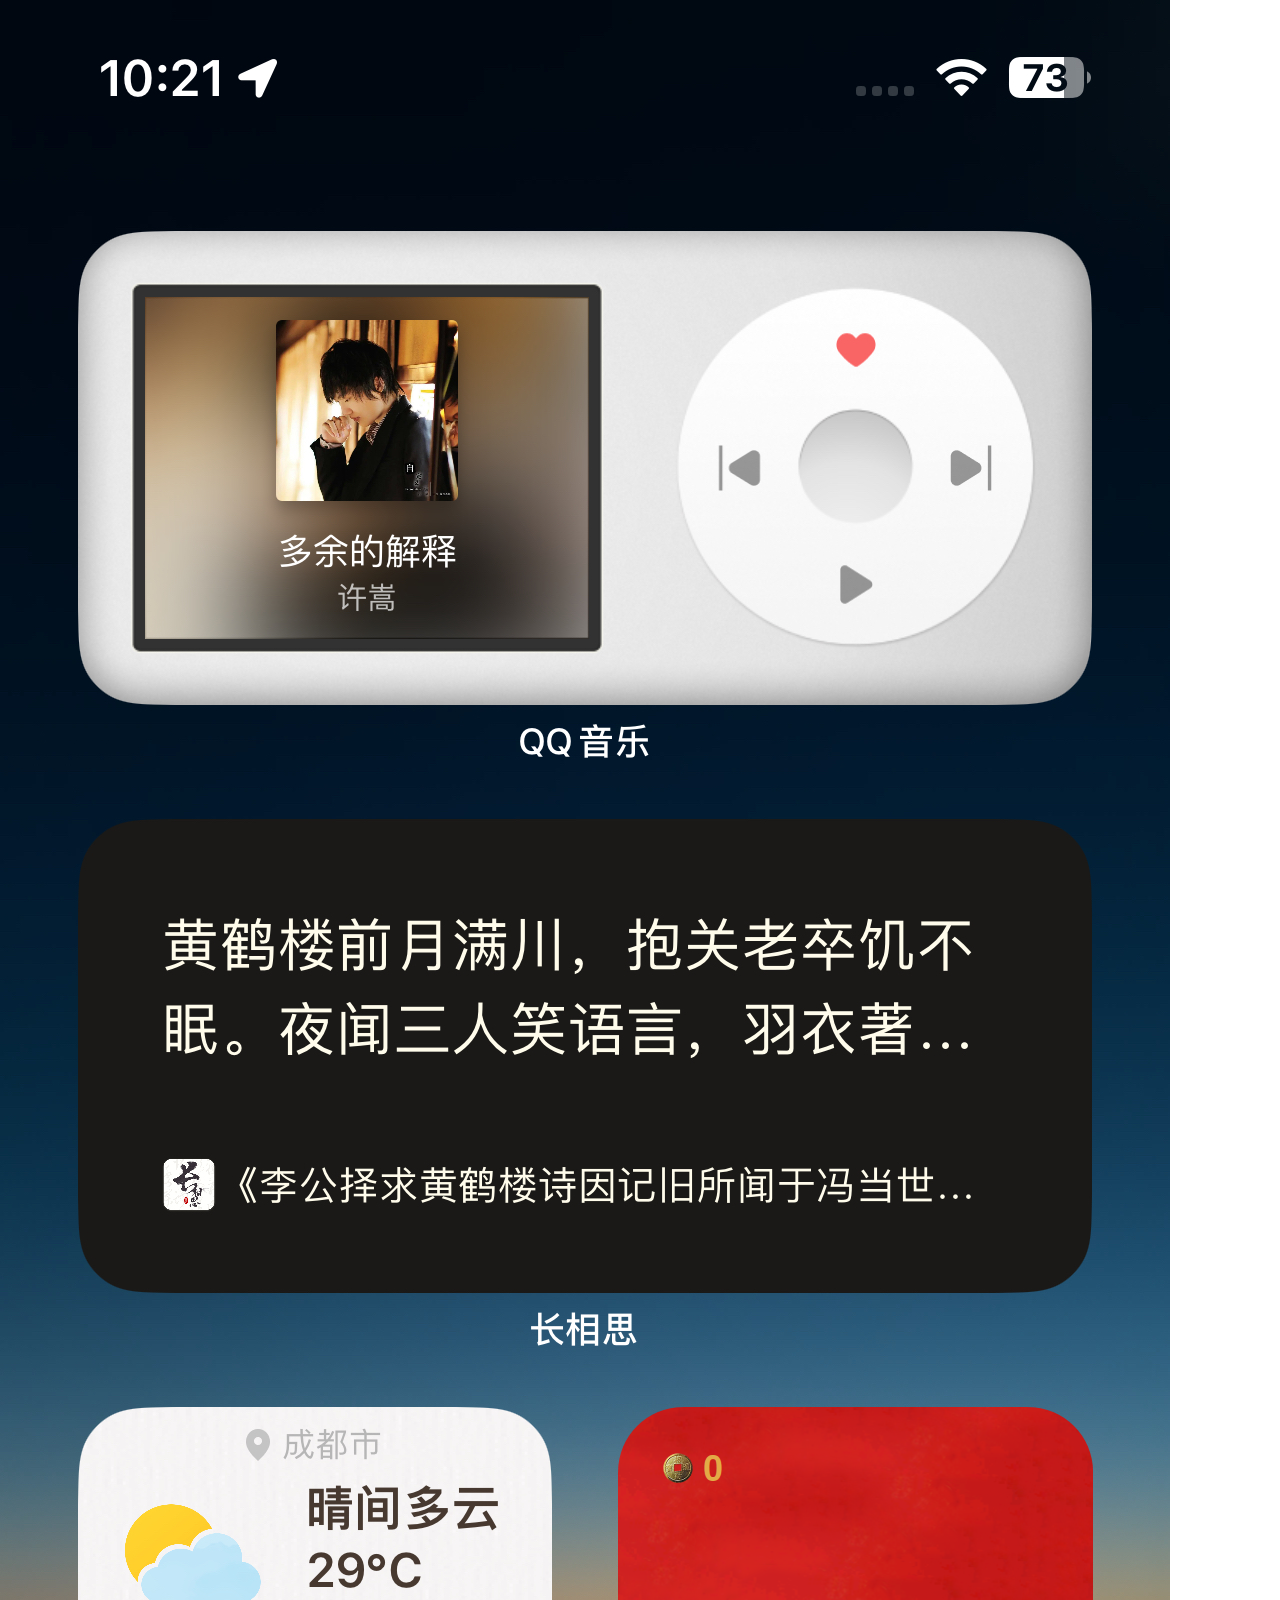
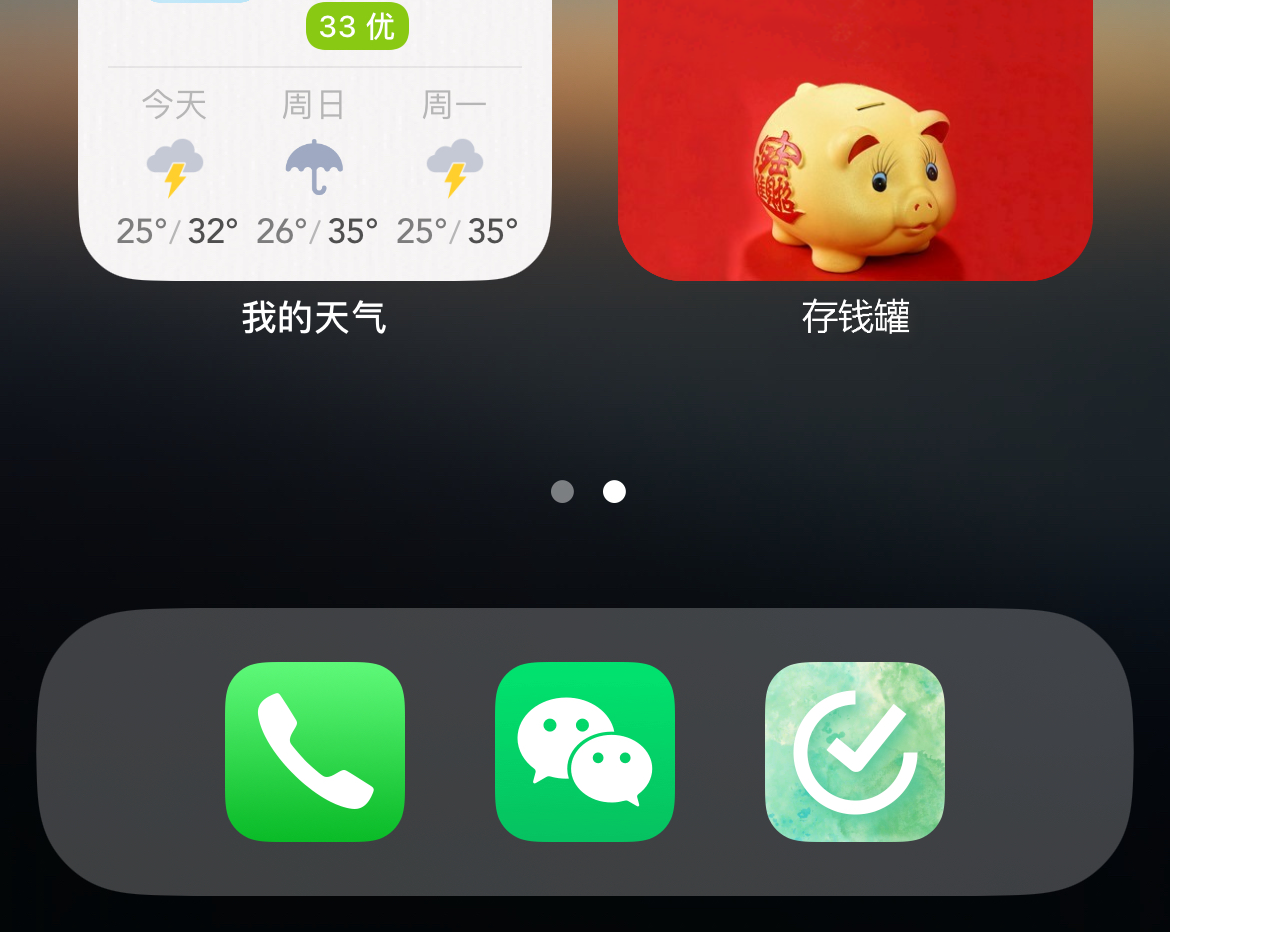
<file: index.html>
﻿<!DOCTYPE html>
<html>
  <head>
    <title>index</title>
    <meta http-equiv="X-UA-Compatible" content="IE=edge"/>
    <meta http-equiv="content-type" content="text/html; charset=utf-8"/>
    <meta name="apple-mobile-web-app-capable" content="yes"/>
    <link href="resources/css/jquery-ui-themes.css" type="text/css" rel="stylesheet"/>
    <link href="resources/css/axure_rp_page.css" type="text/css" rel="stylesheet"/>
    <link href="data/styles.css" type="text/css" rel="stylesheet"/>
    <link href="files/index/styles.css" type="text/css" rel="stylesheet"/>
    <script src="resources/scripts/jquery-1.7.1.min.js"></script>
    <script src="resources/scripts/jquery-ui-1.8.10.custom.min.js"></script>
    <script src="resources/scripts/axure/axQuery.js"></script>
    <script src="resources/scripts/axure/globals.js"></script>
    <script src="resources/scripts/axutils.js"></script>
    <script src="resources/scripts/axure/annotation.js"></script>
    <script src="resources/scripts/axure/axQuery.std.js"></script>
    <script src="resources/scripts/axure/doc.js"></script>
    <script src="data/document.js"></script>
    <script src="resources/scripts/messagecenter.js"></script>
    <script src="resources/scripts/axure/events.js"></script>
    <script src="resources/scripts/axure/recording.js"></script>
    <script src="resources/scripts/axure/action.js"></script>
    <script src="resources/scripts/axure/expr.js"></script>
    <script src="resources/scripts/axure/geometry.js"></script>
    <script src="resources/scripts/axure/flyout.js"></script>
    <script src="resources/scripts/axure/ie.js"></script>
    <script src="resources/scripts/axure/model.js"></script>
    <script src="resources/scripts/axure/repeater.js"></script>
    <script src="resources/scripts/axure/sto.js"></script>
    <script src="resources/scripts/axure/utils.temp.js"></script>
    <script src="resources/scripts/axure/variables.js"></script>
    <script src="resources/scripts/axure/drag.js"></script>
    <script src="resources/scripts/axure/move.js"></script>
    <script src="resources/scripts/axure/visibility.js"></script>
    <script src="resources/scripts/axure/style.js"></script>
    <script src="resources/scripts/axure/adaptive.js"></script>
    <script src="resources/scripts/axure/tree.js"></script>
    <script src="resources/scripts/axure/init.temp.js"></script>
    <script src="files/index/data.js"></script>
    <script src="resources/scripts/axure/legacy.js"></script>
    <script src="resources/scripts/axure/viewer.js"></script>
    <script src="resources/scripts/axure/math.js"></script>
    <script type="text/javascript">
      $axure.utils.getTransparentGifPath = function() { return 'resources/images/transparent.gif'; };
      $axure.utils.getOtherPath = function() { return 'resources/Other.html'; };
      $axure.utils.getReloadPath = function() { return 'resources/reload.html'; };
    </script>
  </head>
  <body>
    <div id="base" class="">

      <!-- 掉落声音 (Dynamic Panel) -->
      <div id="u0" class="ax_default" data-label="掉落声音">
        <div id="u0_state0" class="panel_state" data-label="音效">
          <div id="u0_state0_content" class="panel_state_content">

            <!-- Unnamed (Inline Frame) -->
            <div id="u1" class="ax_default">
              <iframe id="u1_input" scrolling="auto" frameborder="1" webkitallowfullscreen mozallowfullscreen allowfullscreen></iframe>
            </div>
          </div>
        </div>
        <div id="u0_state1" class="panel_state" data-label="无音效" style="display: none; visibility: hidden;">
          <div id="u0_state1_content" class="panel_state_content">
          </div>
        </div>
      </div>

      <!-- Unnamed (Image) -->
      <div id="u2" class="ax_default image">
        <img id="u2_img" class="img " src="images/index/u2.jpg"/>
        <!-- Unnamed () -->
        <div id="u3" class="text" style="display: none; visibility: hidden">
          <p><span></span></p>
        </div>
      </div>

      <!-- 组件背景 (Image) -->
      <div id="u4" class="ax_default image" data-label="组件背景">
        <img id="u4_img" class="img " src="images/index/组件背景_u4.png"/>
        <!-- Unnamed () -->
        <div id="u5" class="text" style="display: none; visibility: hidden">
          <p><span></span></p>
        </div>
      </div>

      <!-- Unnamed (Image) -->
      <div id="u6" class="ax_default image">
        <img id="u6_img" class="img " src="images/index/u6.png"/>
        <!-- Unnamed () -->
        <div id="u7" class="text" style="display: none; visibility: hidden">
          <p><span></span></p>
        </div>
      </div>

      <!-- Unnamed (Image) -->
      <div id="u8" class="ax_default image">
        <img id="u8_img" class="img " src="images/index/u8.png"/>
        <!-- Unnamed () -->
        <div id="u9" class="text" style="display: none; visibility: hidden">
          <p><span></span></p>
        </div>
      </div>

      <!-- 钱币1 (Image) -->
      <div id="u10" class="ax_default image ax_default_hidden" data-label="钱币1" style="display: none; visibility: hidden">
        <img id="u10_img" class="img " src="images/index/钱币1_u10.png"/>
        <!-- Unnamed () -->
        <div id="u11" class="text" style="display: none; visibility: hidden">
          <p><span></span></p>
        </div>
      </div>

      <!-- 金币计数 (Rectangle) -->
      <div id="u12" class="ax_default label" data-label="金币计数">
        <div id="u12_div" class=""></div>
        <!-- Unnamed () -->
        <div id="u13" class="text" style="visibility: visible;">
          <p><span>0</span></p>
        </div>
      </div>

      <!-- Unnamed (Image) -->
      <div id="u14" class="ax_default image">
        <img id="u14_img" class="img " src="images/index/u14.png"/>
        <!-- Unnamed () -->
        <div id="u15" class="text" style="display: none; visibility: hidden">
          <p><span></span></p>
        </div>
      </div>

      <!-- +1 (Rectangle) -->
      <div id="u16" class="ax_default label ax_default_hidden" data-label="+1" style="display: none; visibility: hidden">
        <div id="u16_div" class=""></div>
        <!-- Unnamed () -->
        <div id="u17" class="text" style="visibility: visible;">
          <p><span>+1</span></p>
        </div>
      </div>

      <!-- 钱币2 (Image) -->
      <div id="u18" class="ax_default image ax_default_hidden" data-label="钱币2" style="display: none; visibility: hidden">
        <img id="u18_img" class="img " src="images/index/钱币1_u10.png"/>
        <!-- Unnamed () -->
        <div id="u19" class="text" style="display: none; visibility: hidden">
          <p><span></span></p>
        </div>
      </div>

      <!-- 钱币3 (Image) -->
      <div id="u20" class="ax_default image ax_default_hidden" data-label="钱币3" style="display: none; visibility: hidden">
        <img id="u20_img" class="img " src="images/index/钱币1_u10.png"/>
        <!-- Unnamed () -->
        <div id="u21" class="text" style="display: none; visibility: hidden">
          <p><span></span></p>
        </div>
      </div>

      <!-- Unnamed (Image) -->
      <div id="u22" class="ax_default image">
        <img id="u22_img" class="img " src="images/index/u22.png"/>
        <!-- Unnamed () -->
        <div id="u23" class="text" style="display: none; visibility: hidden">
          <p><span></span></p>
        </div>
      </div>

      <!-- Unnamed (Hot Spot) -->
      <div id="u24" class="ax_default">
      </div>
    </div>
  </body>
</html>
</file>
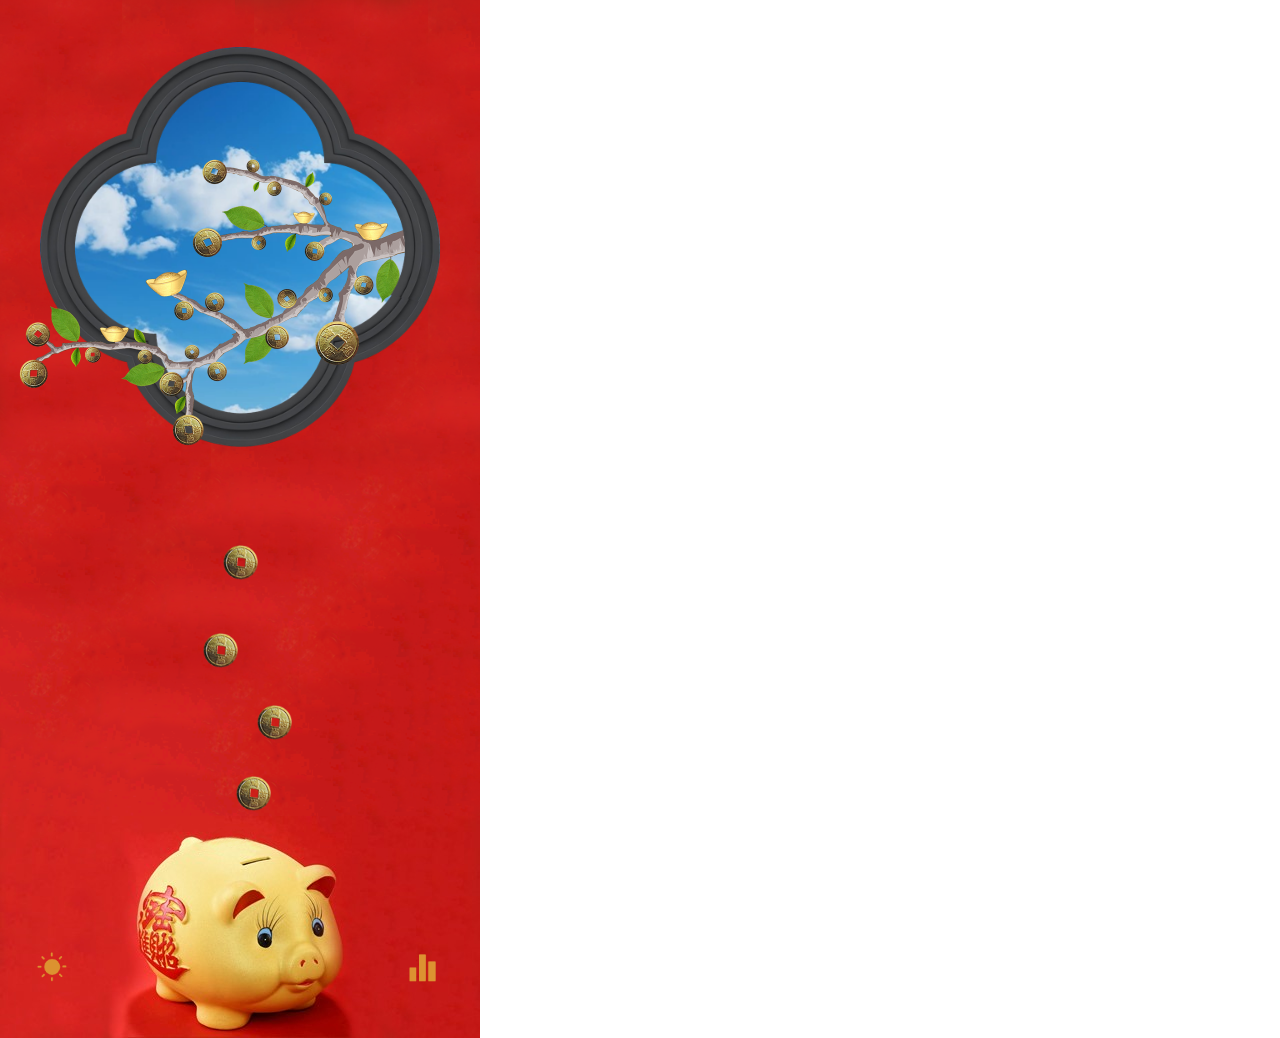
<file: home.html>
﻿<!DOCTYPE html>
<html>
  <head>
    <title>Home</title>
    <meta http-equiv="X-UA-Compatible" content="IE=edge"/>
    <meta http-equiv="content-type" content="text/html; charset=utf-8"/>
    <meta name="apple-mobile-web-app-capable" content="yes"/>
    <link href="resources/css/jquery-ui-themes.css" type="text/css" rel="stylesheet"/>
    <link href="resources/css/axure_rp_page.css" type="text/css" rel="stylesheet"/>
    <link href="data/styles.css" type="text/css" rel="stylesheet"/>
    <link href="files/home/styles.css" type="text/css" rel="stylesheet"/>
    <script src="resources/scripts/jquery-1.7.1.min.js"></script>
    <script src="resources/scripts/jquery-ui-1.8.10.custom.min.js"></script>
    <script src="resources/scripts/axure/axQuery.js"></script>
    <script src="resources/scripts/axure/globals.js"></script>
    <script src="resources/scripts/axutils.js"></script>
    <script src="resources/scripts/axure/annotation.js"></script>
    <script src="resources/scripts/axure/axQuery.std.js"></script>
    <script src="resources/scripts/axure/doc.js"></script>
    <script src="data/document.js"></script>
    <script src="resources/scripts/messagecenter.js"></script>
    <script src="resources/scripts/axure/events.js"></script>
    <script src="resources/scripts/axure/recording.js"></script>
    <script src="resources/scripts/axure/action.js"></script>
    <script src="resources/scripts/axure/expr.js"></script>
    <script src="resources/scripts/axure/geometry.js"></script>
    <script src="resources/scripts/axure/flyout.js"></script>
    <script src="resources/scripts/axure/ie.js"></script>
    <script src="resources/scripts/axure/model.js"></script>
    <script src="resources/scripts/axure/repeater.js"></script>
    <script src="resources/scripts/axure/sto.js"></script>
    <script src="resources/scripts/axure/utils.temp.js"></script>
    <script src="resources/scripts/axure/variables.js"></script>
    <script src="resources/scripts/axure/drag.js"></script>
    <script src="resources/scripts/axure/move.js"></script>
    <script src="resources/scripts/axure/visibility.js"></script>
    <script src="resources/scripts/axure/style.js"></script>
    <script src="resources/scripts/axure/adaptive.js"></script>
    <script src="resources/scripts/axure/tree.js"></script>
    <script src="resources/scripts/axure/init.temp.js"></script>
    <script src="files/home/data.js"></script>
    <script src="resources/scripts/axure/legacy.js"></script>
    <script src="resources/scripts/axure/viewer.js"></script>
    <script src="resources/scripts/axure/math.js"></script>
    <script type="text/javascript">
      $axure.utils.getTransparentGifPath = function() { return 'resources/images/transparent.gif'; };
      $axure.utils.getOtherPath = function() { return 'resources/Other.html'; };
      $axure.utils.getReloadPath = function() { return 'resources/reload.html'; };
    </script>
  </head>
  <body>
    <div id="base" class="">

      <!-- Unnamed (Image) -->
      <div id="u25" class="ax_default image">
        <img id="u25_img" class="img " src="images/home/u25.png"/>
        <!-- Unnamed () -->
        <div id="u26" class="text" style="display: none; visibility: hidden">
          <p><span></span></p>
        </div>
      </div>

      <!-- Unnamed (Image) -->
      <div id="u27" class="ax_default image">
        <img id="u27_img" class="img " src="images/home/u27.png"/>
        <!-- Unnamed () -->
        <div id="u28" class="text" style="display: none; visibility: hidden">
          <p><span></span></p>
        </div>
      </div>

      <!-- Unnamed (Image) -->
      <div id="u29" class="ax_default image">
        <img id="u29_img" class="img " src="images/home/u29.png"/>
        <!-- Unnamed () -->
        <div id="u30" class="text" style="display: none; visibility: hidden">
          <p><span></span></p>
        </div>
      </div>

      <!-- 摇钱树 (Image) -->
      <div id="u31" class="ax_default image" data-label="摇钱树">
        <img id="u31_img" class="img " src="images/home/摇钱树_u31.png"/>
        <!-- Unnamed () -->
        <div id="u32" class="text" style="display: none; visibility: hidden">
          <p><span></span></p>
        </div>
      </div>

      <!-- Unnamed (Image) -->
      <div id="u33" class="ax_default image">
        <img id="u33_img" class="img " src="images/home/u33.png"/>
        <!-- Unnamed () -->
        <div id="u34" class="text" style="display: none; visibility: hidden">
          <p><span></span></p>
        </div>
      </div>

      <!-- Unnamed (Image) -->
      <div id="u35" class="ax_default image">
        <img id="u35_img" class="img " src="images/home/u35.png"/>
        <!-- Unnamed () -->
        <div id="u36" class="text" style="display: none; visibility: hidden">
          <p><span></span></p>
        </div>
      </div>

      <!-- Unnamed (Image) -->
      <div id="u37" class="ax_default image">
        <img id="u37_img" class="img " src="images/home/u37.png"/>
        <!-- Unnamed () -->
        <div id="u38" class="text" style="display: none; visibility: hidden">
          <p><span></span></p>
        </div>
      </div>

      <!-- Unnamed (Image) -->
      <div id="u39" class="ax_default image">
        <img id="u39_img" class="img " src="images/home/u39.png"/>
        <!-- Unnamed () -->
        <div id="u40" class="text" style="display: none; visibility: hidden">
          <p><span></span></p>
        </div>
      </div>

      <!-- Unnamed (Image) -->
      <div id="u41" class="ax_default image">
        <img id="u41_img" class="img " src="images/home/u41.png"/>
        <!-- Unnamed () -->
        <div id="u42" class="text" style="display: none; visibility: hidden">
          <p><span></span></p>
        </div>
      </div>

      <!-- Unnamed (Image) -->
      <div id="u43" class="ax_default image">
        <img id="u43_img" class="img " src="images/home/u41.png"/>
        <!-- Unnamed () -->
        <div id="u44" class="text" style="display: none; visibility: hidden">
          <p><span></span></p>
        </div>
      </div>

      <!-- Unnamed (Image) -->
      <div id="u45" class="ax_default image">
        <img id="u45_img" class="img " src="images/home/u41.png"/>
        <!-- Unnamed () -->
        <div id="u46" class="text" style="display: none; visibility: hidden">
          <p><span></span></p>
        </div>
      </div>

      <!-- Unnamed (Image) -->
      <div id="u47" class="ax_default image">
        <img id="u47_img" class="img " src="images/home/u41.png"/>
        <!-- Unnamed () -->
        <div id="u48" class="text" style="display: none; visibility: hidden">
          <p><span></span></p>
        </div>
      </div>
    </div>
  </body>
</html>
</file>
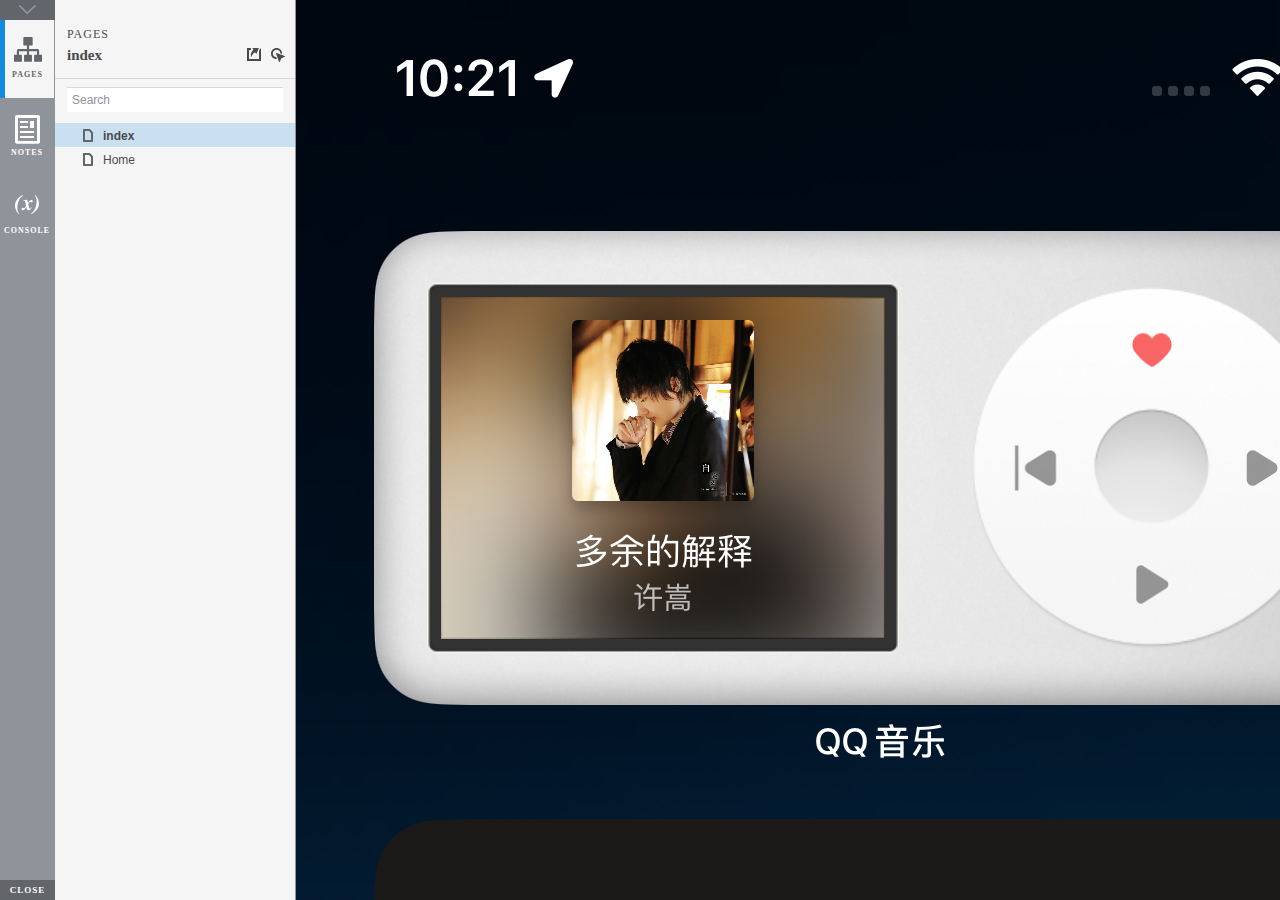
<file: start.html>
﻿<!DOCTYPE html>
<html xmlns="http://www.w3.org/1999/xhtml" xml:lang="en" lang="en">
<head>
    <title>Untitled Document</title>
    <meta http-equiv="X-UA-Compatible" content="IE=edge"/>
    <meta http-equiv="content-type" content="text/html; charset=utf-8" />
    <meta name="viewport" content="width=device-width, initial-scale=1.0" />
    <meta name="apple-mobile-web-app-capable" content="yes" />
    <link type="text/css" href="resources/css/reset.css" rel="Stylesheet" />
    <link type="text/css" href="resources/css/default.css" rel="Stylesheet" />
    <!--<link href='https://fonts.googleapis.com/css?family=Nunito:300' rel='stylesheet' type='text/css'>-->

    <script type="text/javascript">
        if (location.href.toString().indexOf('file://localhost/') == 0) {
            location.href = location.href.toString().replace('file://localhost/', 'file:///');
        }
    </script>

    <script type="text/javascript" src="resources/scripts/jquery-1.7.1.min.js"></script>
    <script type="text/javascript" src="resources/scripts/player/splitter.js"></script>
    <script type="text/javascript" src="resources/scripts/axutils.js"></script>
    <script type="text/javascript" src="resources/scripts/player/axplayer.js"></script>
    <script type="text/javascript" src="resources/scripts/messagecenter.js"></script>
    <script type="text/javascript" src="data/document.js"></script>
    <style type="text/css">

#outerContainer {
	width:1000px;
	height:1500px;
}

.vsplitbar {
    width: 3px;
    /*background: #B9B9B9;*/
    border-right: 1px solid #8f949a;
}

.vsplitbar:hover, .vsplitbar.active {
    background: #8f949a;
}

#rightPanel {
    background-color: White;
}

/*#leftPanel {
    min-width: 120px;
}*/

.splitterMask {
   position:absolute;
   top: 0;
   left: 0;
   width: 100%;
   height: 100%;
   overflow: hidden;
   background-image: url(resources/images/transparent.gif);
   z-index: 20000;
}

    </style>
    <script type="text/javascript" language="JavaScript"><!--
        var SITEMAP_COLLAPSE_VAR_NAME = 'c';
        var PLUGIN_VAR_NAME = 'g';
        var FOOTNOTES_VAR_NAME = 'fn';
        var ADAPTIVE_VIEW_VAR_NAME = 'view';
        var lastLeftPanelWidth = 295;
        var toolBarOnly = true;

        // isolate scope
        (function() {
            setUpController();
            
            var configuration = $axure.document.configuration;
            var _settings = {};
            _settings.projectId = configuration.prototypeId;
            _settings.isAxshare = configuration.isAxshare;
            _settings.loadFeedbackPlugin = configuration.loadFeedbackPlugin;
            var cHash = getHashStringVar(SITEMAP_COLLAPSE_VAR_NAME);
            _settings.startCollapsed = cHash == "1";
            if(cHash == "2") closePlayer();
            var gHash = getHashStringVar(PLUGIN_VAR_NAME);
            if(gHash == "") gHash = 1;
            _settings.startPluginGid = gHash;

            $axure.player.settings = _settings;

            $(window).bind('load', function() {
                if(CHROME_5_LOCAL && !$('body').attr('pluginDetected')) {
                    window.location = 'resources/chrome/chrome.html';
                }
            });

            $(document).ready(function() {
                $axure.page.bind('load.start', mainFrame_onload);
                $axure.messageCenter.addMessageListener(messageCenter_message);

                $(document).on('pluginShown', function (event, data) {
                    setVarInCurrentUrlHash('g', data ? data : '');
                });

                $(document).on('pluginCreated', function(event, data) {
                    if($axure.player.settings.startPluginGid == data) {
                        $axure.player.showPlugin(data);
                    }
                });

                if($axure.player.settings.loadFeedbackPlugin) {
                    if($axure.player.settings.isAxshare) {
                        $axure.utils.loadJS('/Scripts/plugins/feedback/feedback8.js');
                    } else {
                        $axure.utils.loadJS('http://share.axure.com/Scripts/plugins/feedback/feedback8.js');
                    }
                }

                if(navigator.userAgent.indexOf("MSIE") >= 0) $('#outerContainer').width('100%');
                initialize();
                if($axure.player.settings.startCollapsed) $('#outerContainer').splitter({ sizeLeft: 0 });
                else $('#outerContainer').splitter({ sizeLeft: lastLeftPanelWidth });
                $('#leftPanel').width(lastLeftPanelWidth);
                
                $(window).resize(function() { resizeContent(); });

                $('#maximizePanelContainer').hide();

                initializeLogo();

                $(window).resize();
                resizeContent();
                
                $axure.player.collapseToBar();

                if($axure.player.settings.startCollapsed) {
                    collapse();
                    $('#leftPanel').width(0);
                }

                if(MOBILE_DEVICE) {
                    $('#interfaceControlFrameMinimizeContainer').height('45px');
                    $('#interfaceControlFrameMinimizeContainer a').height('45px');
                    $('#interfaceControlFrameHeaderContainer').css('margin-top','45px');
                    $('#interfaceControlFrameCloseContainer a').css('padding','10px 0px');
                    $('#maximizePanelContainer').height('45px');//.css('top','inherit').css('bottom','0px');

                    $('body').removeClass('hashover');

                    if(IOS) {
                        $('#rightPanel').css('overflow', 'auto').css('-webkit-overflow-scrolling', 'touch').css('-ms-overflow-x', 'hidden');

                        window.addEventListener("orientationchange", function() {
                            var viewport = document.querySelector("meta[name=viewport]");
                            //so iOS doesn't zoom when switching back to portrait
                            viewport.setAttribute('content', 'width=device-width, initial-scale=1.0, maximum-scale=1.0');
                            viewport.setAttribute('content', 'width=device-width, initial-scale=1.0');
                            resizeContent();
                        }, false);

                        $axure.page.bind('load.start', function() {
                            resizeContent();
                        });
                    }
                }

            });

            function initialize() {
                var legacyQString = getQueryString("Page");
                if (legacyQString.length > 0) {
                    location.href = location.href.substring(0, location.href.indexOf("?")) + "#p=" + legacyQString;
                    return;
                }

                var mainFrame = document.getElementById("mainFrame");
                mainFrame.contentWindow.location.href = getInitialUrl();
            }

            function initializeLogo() {
                if($axure.document.configuration.logoImagePath) {
                    var image = new Image();
                    image.onload = function() {
                        $('#logoImage').css('max-width', this.width + 'px');
                        $axure.player.resizeContent();
                    };
                    image.src = $axure.document.configuration.logoImagePath;
                
                    $('#interfaceControlFrameLogoImageContainer').html('<img id="logoImage" src="" />');
                    $('#logoImage').attr('src', $axure.document.configuration.logoImagePath).load(function() { resizeContent(); });
                } else $('#interfaceControlFrameLogoImageContainer').hide();

                if ($axure.document.configuration.logoImageCaption) {
                    $('#interfaceControlFrameLogoCaptionContainer').html($axure.document.configuration.logoImageCaption);
                } else $('#interfaceControlFrameLogoCaptionContainer').hide();

                if(!$('#interfaceControlFrameLogoImageContainer').is(':visible') && !$('#interfaceControlFrameLogoCaptionContainer').is(':visible')) {
                    $('#interfaceControlFrameLogoContainer').hide();
                }
            }

            var resizeContent = $axure.player.resizeContent = function() {
                var newHeight = $(window).height();
                var newWidth = $(window).width();

                var controlContainerHeight = newHeight;// - 30;
                if($('#interfaceControlFrameLogoContainer').is(':visible')) controlContainerHeight -= $('#interfaceControlFrameLogoContainer').outerHeight();// + 16;

                $('#outerContainer').height(newHeight).width(newWidth);
                $('.vsplitbar').height(newHeight);
                $('#leftPanel').height(newHeight);
                $('#interfaceControlFrame').height(newHeight);
                $('#interfaceControlFrameContainer').height(newHeight);
                $('#interfaceControlFrameHostContainer').height(controlContainerHeight);

                $('#rightPanel').height(newHeight);
                $('#mainFrame').height(newHeight);

                if($('#leftPanel').is(':visible')) $('#rightPanel').width($(window).width() - $('#leftPanel').width() - 1);// $('.vsplitbar').width());
                else $('#rightPanel').width($(window).width());

                $(document).trigger('ContainerHeightChange',[controlContainerHeight]);

                if(MOBILE_DEVICE) {
                    if(!(getHashStringVar(ADAPTIVE_VIEW_VAR_NAME).length > 0)) $axure.messageCenter.postMessage('setAdaptiveViewForSize', {'width':newWidth, 'height':$('#rightPanel').height()});
                }
            }

            var collapseToBar = $axure.player.collapseToBar = function() {
                lastLeftPanelWidth = $('#leftPanel').width();
                $('#leftPanel').width('55px');
                $('.vsplitbar').hide();
                $('#rightPanel').width($(window).width() - $('#leftPanel').width());
                $(window).resize();
                $('#outerContainer').trigger('resize');
                toolBarOnly = true;
            }

            var expandFromBar = $axure.player.expandFromBar = function() {
                if($('.vsplitbar').is(':visible')) return;

                $('#leftPanel').width(lastLeftPanelWidth);
                $('.vsplitbar').show();
                $('#rightPanel').width($(window).width() - $('#leftPanel').width() - 1);// $('.vsplitbar').width());
                $(window).resize();
                $('#outerContainer').trigger('resize');
                toolBarOnly = false;
            }

        })();

        function messageCenter_message(message, data) {
            if(message == 'expandFrame') expand();
            else if(message == 'getCollapseFrameOnLoad' && $axure.player.settings.startCollapsed && !MOBILE_DEVICE) $axure.messageCenter.postMessage('collapseFrameOnLoad');
        }

        
        function getInitialUrl() {
            var pageName = getHashStringVar("p");
            if(pageName.length > 0) return pageName + ".html";
            else {
                var url = getFirstPageUrl($axure.document.sitemap.rootNodes);
                return (url ? url : "about:blank");
            }
        }

        function getFirstPageUrl(nodes) {
            for (var i = 0; i < nodes.length; i++) {
                var node = nodes[i];
                if (node.url) return node.url;
                else {
                    var hasChildren = (node.children && node.children.length > 0);
                    if (hasChildren) {
                        var url = getFirstPageUrl(node.children);
                        if (url) return url;
                    }
                }
            }
            return null;
        }

        function closePlayer() {
            if($axure.page.location) window.location.href = $axure.page.location;
            else {
                var pageFile = getInitialUrl();
                var currentLocation = window.location.toString();
                window.location.href = currentLocation.substr(0, currentLocation.lastIndexOf("/") + 1) + pageFile;
            }
        }

        function replaceHash(newHash) {
            var currentLocWithoutHash = window.location.toString().split('#')[0];

            //We use replace so that every hash change doesn't get appended to the history stack.
            //We use replaceState in browsers that support it, else replace the location
            if(typeof window.history.replaceState != 'undefined') {
                try {
                    //Chrome 45 (Version 45.0.2454.85 m) started throwing an error here when generated locally (this only happens with sitemap open) which broke all interactions.
                    //try catch breaks the url adjusting nicely when the sitemap is open, but all interactions and forward and back buttons work.
                    //Uncaught SecurityError: Failed to execute 'replaceState' on 'History': A history state object with URL 'file:///C:/Users/Ian/Documents/Axure/HTML/Untitled/start.html#p=home' cannot be created in a document with origin 'null'.
                    window.history.replaceState(null, null, currentLocWithoutHash + newHash);
                } catch(ex) {}
            } else {
                window.location.replace(currentLocWithoutHash + newHash);
            }
        }

        function collapse() {
            setVarInCurrentUrlHash('c', 1);
            if(!toolBarOnly) lastLeftPanelWidth = $('#leftPanel').width();

            $('#maximizePanelContainer').show();
            $('#leftPanel').hide();
            $('.vsplitbar').hide();
            $('#rightPanel').width($(window).width());
            $(window).resize();
            $('#outerContainer').trigger('resize');

            $(document).trigger('sidebarCollapse');

            if(MOBILE_DEVICE) {
                $('#maximizePanelContainer').animate({
                    top:$('#rightPanel').height() - $('#maximizePanelContainer').height()
                }, 300, 'swing', function() {
                    $('#maximizePanelContainer').css('top', 'inherit').css('bottom', '0px');
                });
            }
        }

        function expand() {
            if(MOBILE_DEVICE) {
                $('#maximizePanelContainer').css('top', '0px').css('bottom', 'inherit');
            }

            deleteVarFromCurrentUrlHash('c');
            $('#maximizePanelContainer').hide();
            $('#leftPanel').width(lastLeftPanelWidth);
            $('#leftPanel').show();
            if(!toolBarOnly) {
                $('.vsplitbar').show();
                $('#rightPanel').width($(window).width() - $('#leftPanel').width() - 1);
            } else {
                $axure.player.collapseToBar();
            }
            $(window).resize();
            $('#outerContainer').trigger('resize');

            $(document).trigger('sidebarExpanded');
        }


        function mainFrame_onload() {
            if($axure.page.pageName) document.title = $axure.page.pageName;
        }

        function getQueryString(query) {
            var qstring = self.location.href.split("?");
            if(qstring.length < 2) return "";
            return GetParameter(qstring, query);
        }
        
        function GetParameter(qstring, query) {
            var prms = qstring[1].split("&");
            var frmelements = new Array();
            var currprmeter, querystr = "";

            for(var i = 0; i < prms.length; i++) {
                currprmeter = prms[i].split("=");
                frmelements[i] = new Array();
                frmelements[i][0] = currprmeter[0];
                frmelements[i][1] = currprmeter[1];
            }

            for(j = 0; j < frmelements.length; j++) {
                if(frmelements[j][0].toLowerCase() == query.toLowerCase()) {
                    querystr = frmelements[j][1];
                    break;
                }
            }
            return querystr;
        }
        
        function getHashStringVar(query) {
            var qstring = self.location.href.split("#");
            if(qstring.length < 2) return "";
            return GetParameter(qstring, query);
        }

        function setHashStringVar(currentHash, varName, varVal) {
            var varWithEqual = varName + '=';
            var poundVarWithEqual = varVal === '' ? '' :  '#' + varName + '=' + varVal;
            var ampVarWithEqual = varVal === '' ? '' :  '&' + varName + '=' + varVal;
            var hashToSet = '';

            var pageIndex = currentHash.indexOf('#' + varWithEqual);
            if(pageIndex == -1) pageIndex = currentHash.indexOf('&' + varWithEqual);
            if(pageIndex != -1) {
                var newHash = currentHash.substring(0, pageIndex);

                newHash = newHash == '' ? poundVarWithEqual : newHash + ampVarWithEqual;

                var ampIndex = currentHash.indexOf('&', pageIndex + 1);
                if(ampIndex != -1) {
                    newHash = newHash == '' ? '#' + currentHash.substring(ampIndex + 1) : newHash + currentHash.substring(ampIndex);
                }
                hashToSet = newHash;
            } else if(currentHash.indexOf('#') != -1) {
                hashToSet = currentHash + ampVarWithEqual;
            } else {
                hashToSet = poundVarWithEqual;
            }

            if(hashToSet != '' || varVal == '') {
                return hashToSet;
            }

            return null;
        }

        function setVarInCurrentUrlHash(varName, varVal) {
            var newHash = setHashStringVar(window.location.hash, varName, varVal);

            if(newHash != null) {
                replaceHash(newHash);
            }
        }

        function deleteHashStringVar(currentHash, varName) {
            var varWithEqual = varName + '=';

            var pageIndex = currentHash.indexOf('#' + varWithEqual);
            if(pageIndex == -1) pageIndex = currentHash.indexOf('&' + varWithEqual);
            if(pageIndex != -1) {
                var newHash = currentHash.substring(0, pageIndex);

                var ampIndex = currentHash.indexOf('&', pageIndex + 1);

                //IF begin of string....if none blank, ELSE # instead of & and rest
                //IF in string....prefix + if none blank, ELSE &-rest
                if(newHash == '') { //beginning of string
                    newHash = ampIndex != -1 ? '#' + currentHash.substring(ampIndex + 1) : '';
                } else { //somewhere in the middle
                    newHash = newHash + (ampIndex != -1 ? currentHash.substring(ampIndex) : '');
                }

                return newHash;
            }

            return null;
        }

        function deleteVarFromCurrentUrlHash(varName) {
            var newHash = deleteHashStringVar(window.location.hash, varName);

            if(newHash != null) {
                replaceHash(newHash);
            }
        }
    --></script>

    <link type="text/css" rel="Stylesheet" href="plugins/sitemap/styles/sitemap.css" />
    <script type="text/javascript" src="plugins/sitemap/sitemap.js"></script>
    <link type="text/css" rel="Stylesheet" href="plugins/page_notes/styles/page_notes.css" />
    <script type="text/javascript" src="plugins/page_notes/page_notes.js"></script>
    <!--<link type="text/css" rel="Stylesheet" href="plugins/recordplay/styles/recordplay.css" />
    <script type="text/javascript" src="plugins/recordplay/recordplay.js"></script>-->
    <link type="text/css" rel="Stylesheet" href="plugins/debug/styles/debug.css" />
    <script type="text/javascript" src="plugins/debug/debug.js"></script>

</head>
<body scroll="no" class="hashover">
    <div id="outerContainer">

        <div id="leftPanel">
            <div id="interfaceControlFrame">
                <div id="interfaceControlFrameMinimizeContainer">
                    <a title="Collapse" id="interfaceControlFrameMinimizeButton" onclick="collapse();">&nbsp;</a>
                </div>
                <div id="interfaceControlFrameHeaderContainer">
                    <ul id="interfaceControlFrameHeader"></ul>
                </div>
                <div id="interfaceControlFrameContainer">
                    <div id="interfaceControlFrameLogoContainer">
                        <div id="interfaceControlFrameLogoImageContainer"></div>
                        <div id="interfaceControlFrameLogoCaptionContainer"></div>
                    </div>
                    <div id="interfaceControlFrameHostContainer">
                    </div>
                </div>
                <div id="interfaceControlFrameCloseContainer">
                    <a title="Close" id="interfaceControlFrameCloseButton" onclick="closePlayer();">CLOSE</a>
                </div>
            </div>
        </div>
        <div id="rightPanel">
            <iframe id="mainFrame" name="mainFrame" width="100%" height="100%" src="" frameborder="0" style="display: block;" webkitallowfullscreen mozallowfullscreen allowfullscreen></iframe>
        </div>

    </div>

    <div id="maximizePanelContainer">
        <iframe id="expandFrame" src="resources/expand.html" width="100%" height="100%" scrolling="no" allowtransparency="true" frameborder="0"></iframe>
    </div>

</body>
</html>
</file>
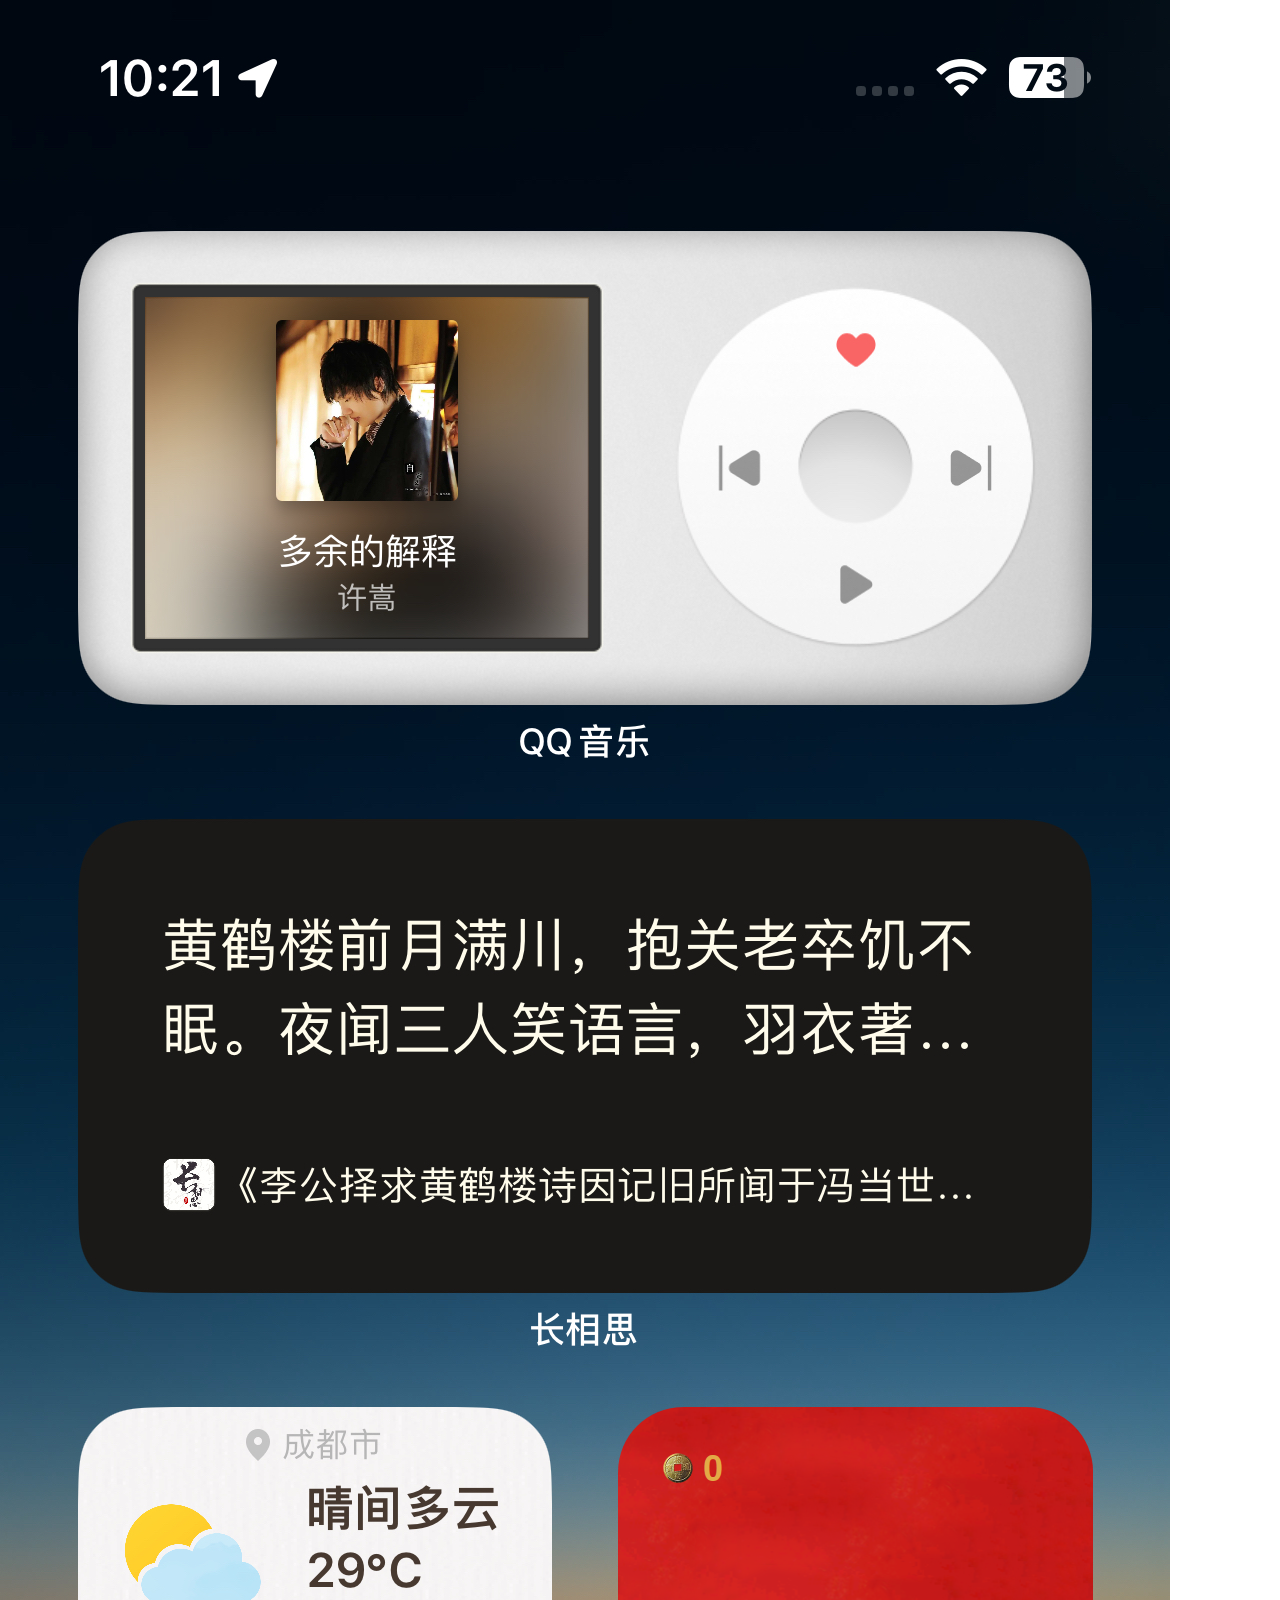
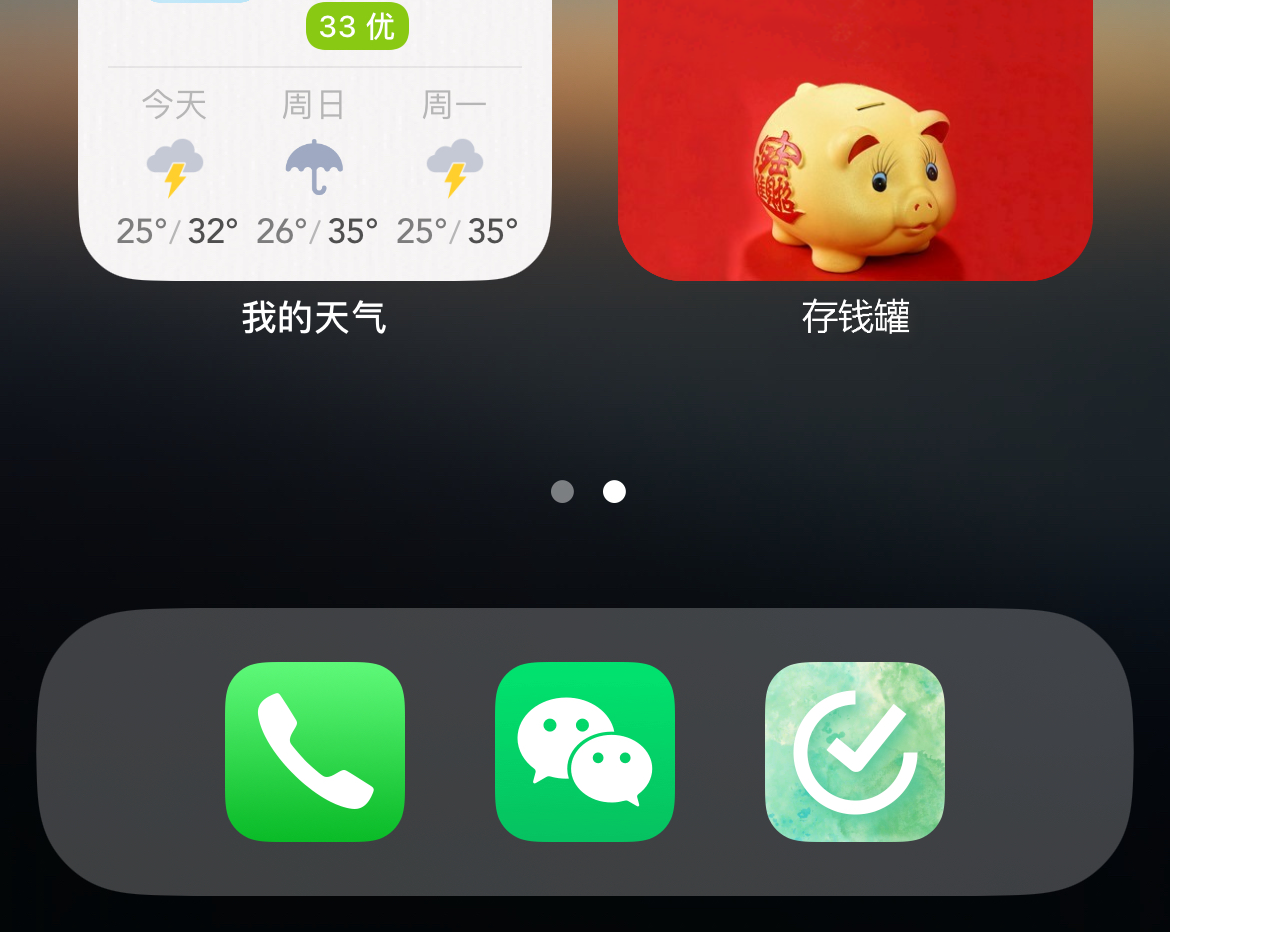
<file: resources/reload.html>
﻿<html>
	<head>
		<title></title>
	</head>
	<body>
	
	<script language="javascript">
	function getUrl() {
      var query = window.location.hash.substring(1);
      var vars = query.split("&&&");
      for (var i=0;i<vars.length;i++) {
        var url = vars[i];
        return decodeURI(url).replace("html%23","html#");
      } 
    }

    var rel = '../';
    var url = getUrl();
    if (url.indexOf(":") > 0 && url.indexOf(":") < 10) rel = '';
	self.location.href = rel + url;
	</script>
	
	</body>
</html>
</file>
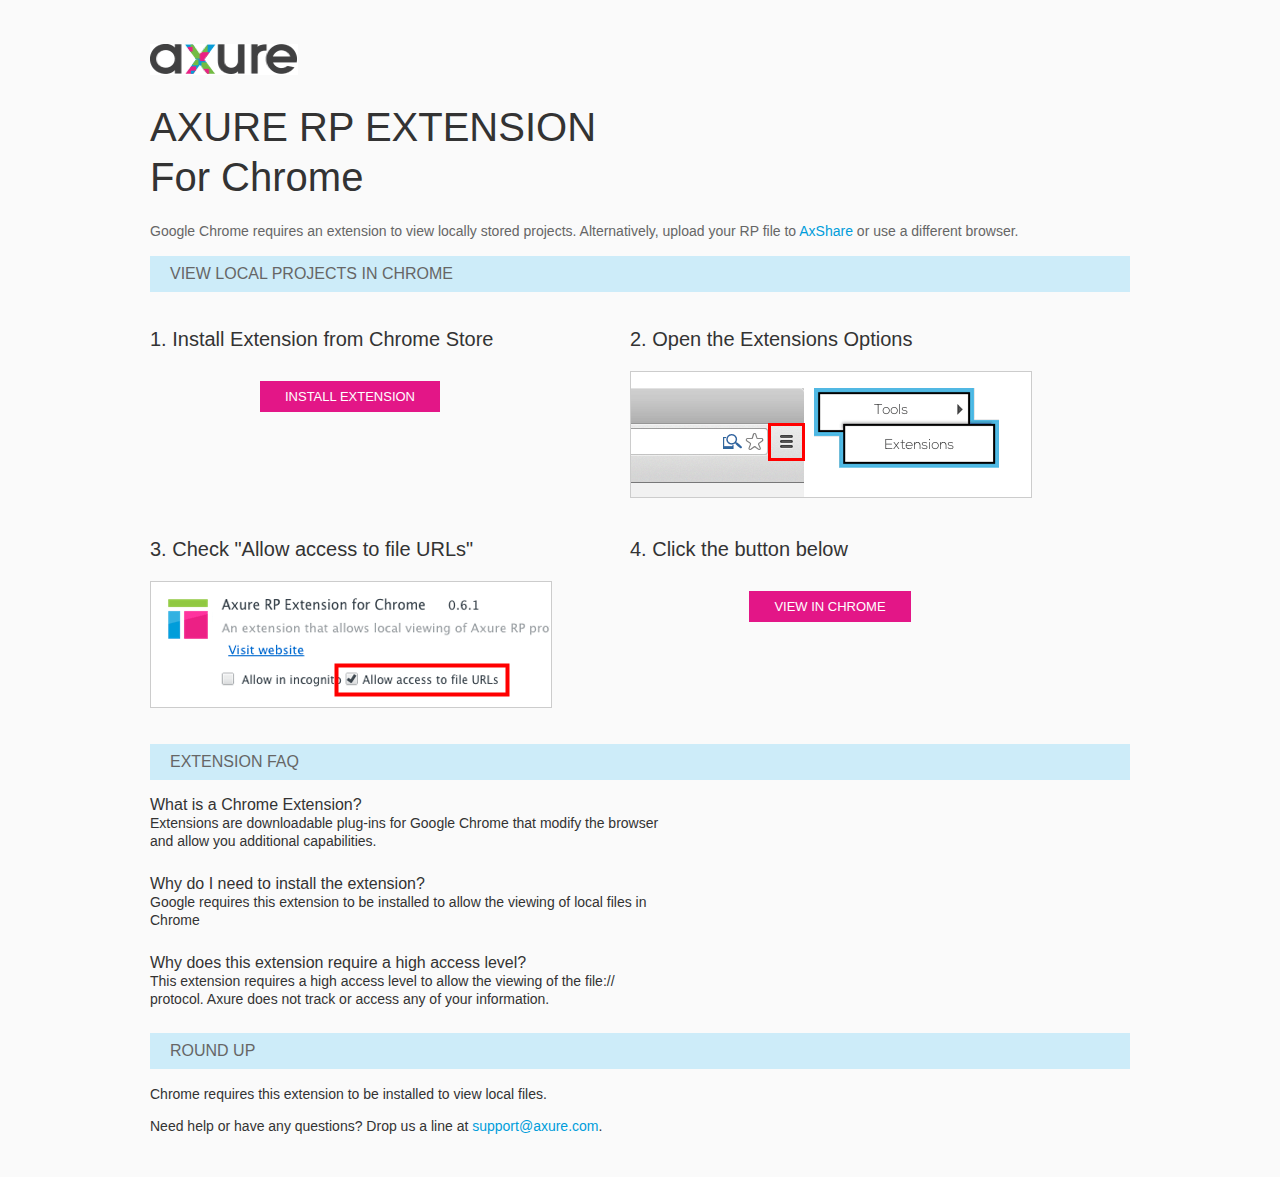
<file: resources/chrome/chrome.html>
<html>
<head>
    <title>Install the Axure RP Chrome Extension</title>
    <style type="text/css">
        *
        {
            font-family: Helvetica, Arial, sans-serif;
        }
        body
        {
            text-align: center;
            background-color: #fafafa;
        }
        p
        {
            font-size: 14px;
            line-height: 18px;
            color: #333333;
        }
        div.container
        {
            width: 980px;
            margin-left: auto;
            margin-right: auto;
            text-align: left;
        }
        a
        {
            text-decoration: none;
            color: #009dda;
        }
        .button
        {
            background: #E31687;
            font: normal 16px Arial, sans-serif;
            color: #FFFFFF;
            padding: 8px 25px 8px 25px;
            border: 0;
            display: inline-block;
            margin-top: 10px;
            text-transform: uppercase;
            font-size: 13px;
        }
        a:hover.button
        {
            opacity: .8;
        }
        div.left
        {
            width: 400px;
            float: left;
            margin-right: 80px;
        }
        div.right
        {
            width: 400px;
            float: left;
        }
        div.buttonContainer
        {
            text-align: center;
        }
        h1
        {
            font-size: 40px;
            color: #333333;
            line-height: 50px;
            margin-bottom: 20px;
            font-weight: normal;
        }
        h2
        {
            font-size: 38px;
            font-weight: normal;
            color: #08639C;
            text-align: center;
        }
        h3
        {
            font-size: 20px;
            color: #333333;
            font-weight: normal;
        }
        .heading
        {
            background-color: #cdecf9;
            height: 36px;
            line-height: 36px;
            padding-left: 20px;
            font-size: 16px;
            color: #666666;
        }
        span.faq
        {
            font-size: 16px;
            font-weight: normal;
            color: #333333;
            display: block;
        }
    </style>
</head>
<body>
    <div class="container">
        <br />
        <br />
        <img src="axure_logo.gif" alt="axure" />
        <br />
        <h1>
            AXURE RP EXTENSION<br />
            For Chrome</h1>
        <p style="font-size: 14px; color: #666666; margin-top: 10px;">
            Google Chrome requires an extension to view locally stored projects. Alternatively,
            upload your RP file to <a href="https://share.axure.com">AxShare</a> or use a different
            browser.</p>
        <h3 class="heading">
            VIEW LOCAL PROJECTS IN CHROME</h3>
        <div class="left">
            <h3>
                1. Install Extension from Chrome Store</h3>
            <div class="buttonContainer">
                <a class="button" href="https://chrome.google.com/webstore/detail/dogkpdfcklifaemcdfbildhcofnopogp"
                    target="_blank">Install Extension</a>
            </div>
        </div>
        <div class="right">
            <h3>
                2. Open the Extensions Options</h3>
            <img src="extensions_menu.gif" alt="extensions" />
        </div>
        <div style="clear: both; height: 20px;">
            &nbsp;</div>
        <div class="left">
            <h3>
                3. Check "Allow access to file URLs"</h3>
            <img src="allow_access.gif" alt="allow access" />
        </div>
        <div class="right">
            <h3>
                4. Click the button below</h3>
            <div class="buttonContainer">
                <a class="button" href="../../start.html">View in Chrome</a>
            </div>
        </div>
        <div style="clear: both; height: 20px;">
        </div>
        <h3 class="heading">
            EXTENSION FAQ</h3>
        <p>
            <span class="faq">What is a Chrome Extension?</span> Extensions are downloadable
            plug-ins for Google Chrome that modify the browser<br />
            and allow you additional capabilities.
        </p>
        <p style="margin-top: 25px;">
            <span class="faq">Why do I need to install the extension?</span> Google requires
            this extension to be installed to allow the viewing of local files in<br />
            Chrome
        </p>
        <p style="margin-top: 25px; margin-bottom: 25px;">
            <span class="faq">Why does this extension require a high access level?</span> This
            extension requires a high access level to allow the viewing of the file://<br />
            protocol. Axure does not track or access any of your information.
        </p>
        <h3 class="heading">
            ROUND UP</h3>
        <p>
            Chrome requires this extension to be installed to view local files.</p>
        <p>
            Need help or have any questions? Drop us a line at <a href="mailto:support@axure.com">
                support@axure.com</a>.
        </p>
        <div style="clear: both; height: 20px;">
        </div>
    </div>
</body>
</html>
</file>
<file: resources/css/axure_rp_page.css>
﻿/* so the window resize fires within a frame in IE7 */
html, body {
    height: 100%;
}

a {
    color: inherit;
}

p {
    margin: 0px;
    text-rendering: optimizeLegibility;
    font-feature-settings: "kern" 1;
    -webkit-font-feature-settings: "kern";
    -moz-font-feature-settings: "kern";
    -moz-font-feature-settings: "kern=1";
    font-kerning: normal;
}

iframe {
    background: #FFFFFF;
}

/* to match IE with C, FF */
input {
    padding: 1px 0px 1px 0px;
    box-sizing: border-box;
    -moz-box-sizing: border-box;
}

textarea {
    margin: 0px;
    box-sizing: border-box;
    -moz-box-sizing: border-box;
}

div.intcases {
    font-family: arial; 
    font-size: 12px;
    text-align:left; 
    border:1px solid #AAA; 
    background:#FFF none repeat scroll 0% 0%; 
    z-index:9999; 
    visibility:hidden; 
    position:absolute;
    padding: 0px;
    border-radius: 3px;
    white-space: nowrap;
}

div.intcaselink {
    cursor: pointer;
    padding: 3px 8px 3px 8px;
    margin: 5px;
    background:#EEE none repeat scroll 0% 0%; 
    border:1px solid #AAA;
    border-radius: 3px;
}

div.refpageimage {
    position: absolute;
    left: 0px;
    top: 0px;
    font-size: 0px;
    width: 16px;
    height: 16px;
    cursor: pointer;
    background-image: url(images/newwindow.gif);
    background-repeat: no-repeat;
}

div.annnoteimage {
    position: absolute;
    left: 0px;
    top: 0px;
    font-size: 0px;
    /*width: 16px;
    height: 12px;*/
    cursor: help;
    /*background-image: url(images/note.gif);*/
    /*background-repeat: no-repeat;*/
    width: 13px;
    height: 12px;
    padding-top: 1px;
    text-align: center;
    background-color: #138CDD;
    -moz-box-shadow: 1px 1px 3px #aaa;
    -webkit-box-shadow: 1px 1px 3px #aaa;
    box-shadow: 1px 1px 3px #aaa;
}

div.annnoteline {
    display: inline-block;
    width: 9px;
    height: 1px;
    border-bottom: 1px solid white;
    margin-top: 1px;
}

div.annnotelabel {
    position: absolute;
    left: 0px;
    top: 0px;
    font-family: Helvetica,Arial;
    font-size: 10px;
    /*border: 1px solid rgb(166,221,242);*/
    cursor: help;
    /*background:rgb(0,157,217) none repeat scroll 0% 0%;*/ 
    padding: 1px 3px 1px 3px;
    white-space: nowrap;
    color: white;
    
    background-color: #138CDD;
    -moz-box-shadow: 1px 1px 3px #aaa;
    -webkit-box-shadow: 1px 1px 3px #aaa;
    box-shadow: 1px 1px 3px #aaa;
}

.annotation {
    font-size: 12px;
    padding-left: 2px;
    margin-bottom: 5px;
}

.annotationName {
    /*font-size: 13px;
    font-weight: bold;
    margin-bottom: 3px;
    white-space: nowrap;*/

    font-family: 'Trebuchet MS';
    font-size: 14px;
    font-weight: bold;
    margin-bottom: 5px;
    white-space: nowrap;
}

.annotationValue {
    font-family: Arial, Helvetica, Sans-Serif;
    font-size: 12px;
    color: #4a4a4a;
    line-height: 21px;
    margin-bottom: 20px;
}

.noteLink {
    text-decoration: inherit;
    color: inherit;
}

.noteLink:hover {
    background-color: white;
}

/* this is a fix for the issue where dialogs jump around and takes the text-align from the body */
.dialogFix {
    position:absolute;
    text-align:left;
    border: 1px solid #8f949a;
}


@keyframes pulsate {
  from {
    box-shadow: 0 0 10px #15d6ba;
  }
  to {
    box-shadow: 0 0 20px #15d6ba;
  }
}

@-webkit-keyframes pulsate {
  from {
    -webkit-box-shadow: 0 0 10px #15d6ba;
    box-shadow: 0 0 10px #15d6ba;
  }
  to {
    -webkit-box-shadow: 0 0 20px #15d6ba;
    box-shadow: 0 0 20px #15d6ba;
  }
}
 
@-moz-keyframes pulsate {
  from {
    -moz-box-shadow: 0 0 10px #15d6ba;
    box-shadow: 0 0 10px #15d6ba;
  }
  to {
    -moz-box-shadow: 0 0 20px #15d6ba;
    box-shadow: 0 0 20px #15d6ba;
  }
}

.legacyPulsateBorder {
    /*border: 5px solid #15d6ba;
    margin: -5px;*/
    -moz-box-shadow: 0 0 10px 3px #15d6ba;
    box-shadow: 0 0 10px 3px #15d6ba;
}

.pulsateBorder {
  animation-name: pulsate;
  animation-timing-function: ease-in-out;
  animation-duration: 0.9s;
  animation-iteration-count: infinite;
  animation-direction: alternate;
  
  -webkit-animation-name: pulsate;
  -webkit-animation-timing-function: ease-in-out;
  -webkit-animation-duration: 0.9s;
  -webkit-animation-iteration-count: infinite;
  -webkit-animation-direction: alternate;

  -moz-animation-name: pulsate;
  -moz-animation-timing-function: ease-in-out;
  -moz-animation-duration: 0.9s;
  -moz-animation-iteration-count: infinite;
  -moz-animation-direction: alternate;
}

.ax_default_hidden, .ax_default_unplaced{
    display: none;
    visibility: hidden;
}

.widgetNoteSelected {
    -moz-box-shadow: 0 0 10px 3px #138CDD;
    box-shadow: 0 0 10px 3px #138CDD;
    /*-moz-box-shadow: 0 0 20px #3915d6;
    box-shadow: 0 0 20px #3915d6;*/
    /*border: 3px solid #3915d6;*/
    /*margin: -3px;*/
}


.singleImg {
    display: none;
    visibility: hidden;
}
</file>
<file: data/styles.css>
﻿.ax_default {
  font-family:'Arial Normal', 'Arial';
  font-weight:400;
  font-style:normal;
  font-size:13px;
  color:#333333;
  text-align:center;
  line-height:normal;
}
.box_1 {
}
.box_3 {
}
.ellipse {
}
.image {
}
.primary_button {
  color:#FFFFFF;
}
.heading_1 {
  font-family:'Arial Normal', 'Arial';
  font-weight:bold;
  font-style:normal;
  font-size:32px;
  text-align:left;
}
.heading_2 {
  font-family:'Arial Normal', 'Arial';
  font-weight:bold;
  font-style:normal;
  font-size:24px;
  text-align:left;
}
.heading_3 {
  font-family:'Arial Normal', 'Arial';
  font-weight:bold;
  font-style:normal;
  font-size:18px;
  text-align:left;
}
.heading_4 {
  font-family:'Arial Normal', 'Arial';
  font-weight:bold;
  font-style:normal;
  font-size:14px;
  text-align:left;
}
.heading_5 {
  font-family:'Arial Normal', 'Arial';
  font-weight:bold;
  font-style:normal;
  text-align:left;
}
.heading_6 {
  font-family:'Arial Normal', 'Arial';
  font-weight:bold;
  font-style:normal;
  font-size:10px;
  text-align:left;
}
.label {
  font-size:14px;
  text-align:left;
}
.paragraph {
  text-align:left;
}
.flow_shape {
}
</file>
<file: files/index/styles.css>
﻿body {
  margin:0px;
  background-image:none;
  position:static;
  left:auto;
  width:1170px;
  margin-left:0;
  margin-right:0;
  text-align:left;
}
#base {
  position:absolute;
  z-index:0;
}
#u0 {
  position:absolute;
  left:49px;
  top:1365px;
}
#u0_state0 {
  position:relative;
  left:0px;
  top:0px;
  background-image:none;
}
#u0_state0_content {
  position:absolute;
  left:0px;
  top:0px;
  width:1px;
  height:1px;
}
#u1 {
  position:absolute;
  left:0px;
  top:0px;
  width:498px;
  height:310px;
}
#u1_input {
  position:absolute;
  left:0px;
  top:0px;
  width:498px;
  height:310px;
}
#u0_state1 {
  position:relative;
  left:0px;
  top:0px;
  visibility:hidden;
  background-image:none;
}
#u0_state1_content {
  position:absolute;
  left:0px;
  top:0px;
  width:1px;
  height:1px;
}
#u2_img {
  position:absolute;
  left:0px;
  top:0px;
  width:1170px;
  height:2532px;
}
#u2 {
  position:absolute;
  left:0px;
  top:0px;
  width:1170px;
  height:2532px;
}
#u3 {
  position:absolute;
  left:2px;
  top:1258px;
  width:1166px;
  visibility:hidden;
  word-wrap:break-word;
}
#u4_img {
  position:absolute;
  left:0px;
  top:0px;
  width:475px;
  height:474px;
}
#u4 {
  position:absolute;
  left:618px;
  top:1407px;
  width:475px;
  height:474px;
}
#u5 {
  position:absolute;
  left:2px;
  top:229px;
  width:471px;
  visibility:hidden;
  word-wrap:break-word;
}
#u6_img {
  position:absolute;
  left:0px;
  top:0px;
  width:474px;
  height:219px;
}
#u6 {
  position:absolute;
  left:618px;
  top:1662px;
  width:474px;
  height:219px;
}
#u7 {
  position:absolute;
  left:2px;
  top:102px;
  width:470px;
  visibility:hidden;
  word-wrap:break-word;
}
#u8_img {
  position:absolute;
  left:-10px;
  top:-10px;
  width:139px;
  height:76px;
}
#u8 {
  position:absolute;
  left:801px;
  top:1891px;
  width:109px;
  height:46px;
  font-family:'微软雅黑';
  font-weight:400;
  font-style:normal;
  font-size:36px;
  color:#FFFFFF;
}
#u9 {
  position:absolute;
  left:2px;
  top:15px;
  width:105px;
  visibility:hidden;
  word-wrap:break-word;
}
#u10_img {
  position:absolute;
  left:0px;
  top:0px;
  width:30px;
  height:30px;
}
#u10 {
  position:absolute;
  left:855px;
  top:1447px;
  width:30px;
  height:30px;
}
#u11 {
  position:absolute;
  left:2px;
  top:7px;
  width:26px;
  visibility:hidden;
  word-wrap:break-word;
}
#u12_div {
  position:absolute;
  left:0px;
  top:0px;
  width:21px;
  height:41px;
  background:inherit;
  background-color:rgba(255, 255, 255, 0);
  border:none;
  border-radius:0px;
  -moz-box-shadow:none;
  -webkit-box-shadow:none;
  box-shadow:none;
  font-family:'Arial Negreta', 'Arial Normal', 'Arial';
  font-weight:700;
  font-style:normal;
  font-size:36px;
  color:#E3AA46;
}
#u12 {
  position:absolute;
  left:703px;
  top:1448px;
  width:21px;
  height:41px;
  font-family:'Arial Negreta', 'Arial Normal', 'Arial';
  font-weight:700;
  font-style:normal;
  font-size:36px;
  color:#E3AA46;
}
#u13 {
  position:absolute;
  left:0px;
  top:0px;
  width:21px;
  white-space:nowrap;
}
#u14_img {
  position:absolute;
  left:0px;
  top:0px;
  width:30px;
  height:30px;
}
#u14 {
  position:absolute;
  left:663px;
  top:1453px;
  width:30px;
  height:30px;
}
#u15 {
  position:absolute;
  left:2px;
  top:7px;
  width:26px;
  visibility:hidden;
  word-wrap:break-word;
}
#u16_div {
  position:absolute;
  left:0px;
  top:0px;
  width:22px;
  height:22px;
  background:inherit;
  background-color:rgba(255, 255, 255, 0);
  border:none;
  border-radius:0px;
  -moz-box-shadow:none;
  -webkit-box-shadow:none;
  box-shadow:none;
  font-size:18px;
  color:#E3AA46;
}
#u16 {
  position:absolute;
  left:667px;
  top:1431px;
  width:22px;
  height:22px;
  font-size:18px;
  color:#E3AA46;
}
#u17 {
  position:absolute;
  left:0px;
  top:0px;
  width:22px;
  white-space:nowrap;
}
#u18_img {
  position:absolute;
  left:0px;
  top:0px;
  width:30px;
  height:30px;
}
#u18 {
  position:absolute;
  left:855px;
  top:1447px;
  width:30px;
  height:30px;
}
#u19 {
  position:absolute;
  left:2px;
  top:7px;
  width:26px;
  visibility:hidden;
  word-wrap:break-word;
}
#u20_img {
  position:absolute;
  left:0px;
  top:0px;
  width:30px;
  height:30px;
}
#u20 {
  position:absolute;
  left:855px;
  top:1447px;
  width:30px;
  height:30px;
}
#u21 {
  position:absolute;
  left:2px;
  top:7px;
  width:26px;
  visibility:hidden;
  word-wrap:break-word;
}
#u22_img {
  position:absolute;
  left:0px;
  top:0px;
  width:474px;
  height:219px;
}
#u22 {
  position:absolute;
  left:618px;
  top:1662px;
  width:474px;
  height:219px;
}
#u23 {
  position:absolute;
  left:2px;
  top:102px;
  width:470px;
  visibility:hidden;
  word-wrap:break-word;
}
#u24 {
  position:absolute;
  left:618px;
  top:1407px;
  width:475px;
  height:474px;
  overflow:hidden;
  background-image:url('../../resources/images/transparent.gif');
}
</file>
<file: files/home/styles.css>
﻿body {
  margin:0px;
  background-image:none;
  position:static;
  left:auto;
  width:480px;
  margin-left:0;
  margin-right:0;
  text-align:left;
}
#base {
  position:absolute;
  z-index:0;
}
#u25_img {
  position:absolute;
  left:0px;
  top:0px;
  width:480px;
  height:1038px;
}
#u25 {
  position:absolute;
  left:0px;
  top:0px;
  width:480px;
  height:1038px;
}
#u26 {
  position:absolute;
  left:2px;
  top:511px;
  width:476px;
  visibility:hidden;
  word-wrap:break-word;
}
#u27_img {
  position:absolute;
  left:0px;
  top:0px;
  width:400px;
  height:399px;
}
#u27 {
  position:absolute;
  left:40px;
  top:47px;
  width:400px;
  height:399px;
}
#u28 {
  position:absolute;
  left:2px;
  top:192px;
  width:396px;
  visibility:hidden;
  word-wrap:break-word;
}
#u29_img {
  position:absolute;
  left:0px;
  top:0px;
  width:400px;
  height:400px;
}
#u29 {
  position:absolute;
  left:40px;
  top:47px;
  width:400px;
  height:400px;
}
#u30 {
  position:absolute;
  left:2px;
  top:192px;
  width:396px;
  visibility:hidden;
  word-wrap:break-word;
}
#u31_img {
  position:absolute;
  left:0px;
  top:0px;
  width:414px;
  height:312px;
}
#u31 {
  position:absolute;
  left:13px;
  top:142px;
  width:414px;
  height:312px;
}
#u32 {
  position:absolute;
  left:2px;
  top:148px;
  width:410px;
  visibility:hidden;
  word-wrap:break-word;
}
#u33_img {
  position:absolute;
  left:0px;
  top:0px;
  width:400px;
  height:400px;
}
#u33 {
  position:absolute;
  left:40px;
  top:46px;
  width:400px;
  height:400px;
}
#u34 {
  position:absolute;
  left:2px;
  top:192px;
  width:396px;
  visibility:hidden;
  word-wrap:break-word;
}
#u35_img {
  position:absolute;
  left:0px;
  top:0px;
  width:480px;
  height:222px;
}
#u35 {
  position:absolute;
  left:0px;
  top:816px;
  width:480px;
  height:222px;
}
#u36 {
  position:absolute;
  left:2px;
  top:103px;
  width:476px;
  visibility:hidden;
  word-wrap:break-word;
}
#u37_img {
  position:absolute;
  left:0px;
  top:0px;
  width:35px;
  height:35px;
}
#u37 {
  position:absolute;
  left:405px;
  top:950px;
  width:35px;
  height:35px;
}
#u38 {
  position:absolute;
  left:2px;
  top:10px;
  width:31px;
  visibility:hidden;
  word-wrap:break-word;
}
#u39_img {
  position:absolute;
  left:0px;
  top:0px;
  width:35px;
  height:35px;
}
#u39 {
  position:absolute;
  left:35px;
  top:950px;
  width:35px;
  height:35px;
}
#u40 {
  position:absolute;
  left:2px;
  top:10px;
  width:31px;
  visibility:hidden;
  word-wrap:break-word;
}
#u41_img {
  position:absolute;
  left:0px;
  top:0px;
  width:35px;
  height:35px;
}
#u41 {
  position:absolute;
  left:236px;
  top:776px;
  width:35px;
  height:35px;
}
#u42 {
  position:absolute;
  left:2px;
  top:10px;
  width:31px;
  visibility:hidden;
  word-wrap:break-word;
}
#u43_img {
  position:absolute;
  left:0px;
  top:0px;
  width:35px;
  height:35px;
}
#u43 {
  position:absolute;
  left:257px;
  top:705px;
  width:35px;
  height:35px;
}
#u44 {
  position:absolute;
  left:2px;
  top:10px;
  width:31px;
  visibility:hidden;
  word-wrap:break-word;
}
#u45_img {
  position:absolute;
  left:0px;
  top:0px;
  width:35px;
  height:35px;
}
#u45 {
  position:absolute;
  left:203px;
  top:633px;
  width:35px;
  height:35px;
}
#u46 {
  position:absolute;
  left:2px;
  top:10px;
  width:31px;
  visibility:hidden;
  word-wrap:break-word;
}
#u47_img {
  position:absolute;
  left:0px;
  top:0px;
  width:35px;
  height:35px;
}
#u47 {
  position:absolute;
  left:223px;
  top:545px;
  width:35px;
  height:35px;
}
#u48 {
  position:absolute;
  left:2px;
  top:10px;
  width:31px;
  visibility:hidden;
  word-wrap:break-word;
}
</file>
<file: resources/css/default.css>
﻿body {
  font-family : Arial, Helvetica, Sans-Serif;
  background-color: #8f949a;
  overflow:hidden;
}
a {
  cursor: pointer;
}

input[type="radio"], input[type="checkbox"] {
    margin: 0px 9px 0px 0px;
    vertical-align: bottom;
}

input {
    -webkit-box-sizing: border-box;
    -moz-box-sizing: border-box;
    box-sizing: border-box;
}

#maximizePanelContainer {
  font-size: 4px;
  position:absolute;
  left: 0px;
  top: 0px;
  width: 55px;
  height: 20px;
  overflow: visible;
  z-index: 1000;
}
#maximizePanelOver {
    position: absolute;
    left: 0px;
    top: 0px;
    width: 55px;
    height: 20px;
}
.maximizePanel {
    position: absolute;
    left: 0px;
    top: 0px;
    width: 55px;
    height: 20px;
    background: #a2a2a2 url('../images/expand.png') no-repeat center center;
    background: url('../images/expand.svg') no-repeat center center, linear-gradient(rgba(200,200,200,.5),rgba(200,200,200,.5));
    cursor: pointer;
}

#interfaceControlFrameMinimizeContainer {
  position:absolute;
    top: 0px;
    left: 0px;
  font-size: 2px; /*for IE*/
  text-align: right;
  z-index: 100;
    height: 20px;
    width: 55px;
    background-color: #62666b;
}
#interfaceControlFrameMinimizeContainer a {
    display: inline-block;
    width: 55px;
    height: 20px;
    font-size: 2px;
    background: url('../images/close.png') no-repeat center center;
    background: url('../images/close.svg') no-repeat center center, linear-gradient(transparent,transparent);
    text-decoration: none;
}

.hashover #interfaceControlFrameMinimizeContainer a:hover {
    background: url('../images/close_hover.png') no-repeat center center;
    background: url('../images/close_hover.svg') no-repeat center center, linear-gradient(transparent,transparent);
}

#interfaceControlFrame {
    margin: 0px 0px 0px 55px;
}

#interfaceControlFrameCloseContainer {
    /*display: none;*/
    position:absolute;
    bottom: 0px;
    left: 0px;
    font-size: 9px;
    font-family: 'Trebuchet MS';
    font-weight: bold;
    letter-spacing: 1px;
    z-index: 100;
    width: 55px;
    background-color: #62666b;
    text-align: center;  
}
#interfaceControlFrameCloseContainer a {
    display: inline-block;
    width: 55px;
    color: #ffffff;
    padding: 5px 0px;
}

#interfaceControlFrameHeader li a {
    display: block;
    width: 54px;
    height: 78px;
    text-align: center;
    padding-top: 50px;
    outline: none;
    margin-right: 1px;
    text-decoration: none;
    color: #ffffff;
    white-space: nowrap;
    background-color: transparent;
    background-repeat: no-repeat;
    background-position: 50% 17px;
    box-sizing: border-box;
    -moz-box-sizing: border-box;
    -webkit-box-sizing: border-box;
    border-left: 4px solid transparent;
    border-right: 4px solid transparent;
}

.hashover #interfaceControlFrameHeader li a:hover {
    background-color: transparent;
    background-repeat: no-repeat;
    background-position: 50% 17px;
    color: #c2c2c2;
}

#interfaceControlFrameHeader li a.selected, #interfaceControlFrameHeader li a.selected:hover {
    background-color: #f5f5f5;
    background-repeat: no-repeat;
    background-position: 50% 17px;
    color: #62666b;
    border-left: 5px solid #138CDD;
}

#interfaceControlFrameHeaderContainer {
    float: left;
    overflow: visible;
    width: 55px;
    margin-left: -55px;
    margin-top: 20px;
}

#interfaceControlFrameHeader {
    position: relative;
    list-style: none;
    font-size: 8px;
    z-index: 50;
    font-family: 'Trebuchet MS';
    font-weight: bold;
    letter-spacing: 1px;
}

#interfaceControlFrameContainer {
    float: right;
    background-color: #f5f5f5;
    overflow: hidden;
    width: 100%;
}

#interfaceControlFrameLogoContainer {
  background-color: White;
  padding: 20px 10px 10px 10px;
  overflow: hidden;
}

#interfaceControlFrameLogoImageContainer {
  text-align: center;
}

#interfaceControlFrameLogoCaptionContainer {
  text-align: center;
  margin: 5px 10px 0px 10px;
  font-size: 12px;
  color: #4a4a4a;
}

#logoImage {
    width: 100%;
}

.emptyStateContainer {
    text-align: center;
    padding: 0px 10px;
    margin-top: 32px
}

.emptyStateTitle {
    margin: 0px 0px 9px 0px;
    font-weight: bold;
}

.emptyStateContent {
    line-height: 16px;
}

.dottedDivider {
    height: 2px;
    margin: 15px 0px 15px 0px;
    background: url('../images/divider.png') no-repeat center center;
    background: url('../images/divider.svg') no-repeat center center, linear-gradient(transparent,transparent);
}

.nondottedDivider {
    height: 2px;
    margin: 9px 0px 9px 0px;
}
</file>
<file: plugins/sitemap/styles/sitemap.css>
﻿
#sitemapHost {
    font-size: 12px;
    color:#4a4a4a;
    height: 100%;
}

#sitemapHostBtn a {
    background: url('images/sitemap_on.png');
    background: url('images/sitemap_on.svg'),linear-gradient(transparent, transparent);
}

.hashover #sitemapHostBtn a:hover {
    background: url('images/sitemap_hover.png');
    background: url('images/sitemap_hover.svg'),linear-gradient(transparent, transparent);
}

#sitemapHostBtn a.selected, #sitemapHostBtn a.selected:hover {
    background: url('images/sitemap_off.png');
    background: url('images/sitemap_off.svg'),linear-gradient(transparent, transparent);
}

#sitemapHost .pageButtonHeader {
    top: -27px;
}

#sitemapTreeContainer {
    overflow: auto;
    width: 100%;
    height: 100%;
    -webkit-overflow-scrolling: touch;
}

.sitemapTree {
    margin: 0px 0px 10px 0px;
    overflow:visible;
}

.sitemapTree ul {
    list-style-type: none;
    margin: 0px 0px 0px 0px;
    padding-left: 0px;
}

.sitemapPlusMinusLink 
{
}

.sitemapMinus 
{
	vertical-align:middle;
    background: url('images/minus.gif');
    background-repeat: no-repeat;
	margin-right: 3px;	
	margin-bottom: 1px;
    height:9px;
    width:9px;
    display:inline-block;
}

.sitemapPlus 
{
	vertical-align:middle;
    background: url('images/plus.gif');
    background-repeat: no-repeat;
	margin-right: 3px;	
	margin-bottom: 1px;
	height:9px;
    width:9px;
    display:inline-block;
}

.sitemapPageLink 
{
    margin-left: 0px;
}

.sitemapPageIcon 
{
	margin: 0px 0px -3px 4px;
    width: 16px;
    height: 16px;
    display: inline-block;
    background: url('images/page.png') no-repeat center center;
    background: url('images/page.svg') no-repeat center center, linear-gradient(transparent,transparent);
}

.sitemapFlowIcon
{
    background: url('images/flow.png') no-repeat center center;
    background: url('images/flow.svg') no-repeat center center, linear-gradient(transparent,transparent);
}

.sitemapFolderIcon
{
    background: url('images/folder_closed.png') no-repeat center center;
    background: url('images/folder_closed.svg') no-repeat center center, linear-gradient(transparent,transparent);
}

.sitemapFolderOpenIcon
{
    background: url('images/folder_open.png') no-repeat center center;
    background: url('images/folder_open.svg') no-repeat center center, linear-gradient(transparent,transparent);
}

.sitemapPageName 
{
    margin-left: 7px;
}

.sitemapNode 
{
    /*margin:4px 0px 4px 0px;*/
    white-space:nowrap;
}

.sitemapPageLinkContainer {
    /*display: inline-block;*/
    margin-left: 0px;
    padding: 4px 0px 4px 0px;
}
/*
.sitemapNode div
{
	padding-top: 1px; 
	padding-bottom: 3px;
    padding-left: 20px;
	height: 14px;
}
*/

.sitemapExpandableNode 
{
	margin-left: 0px;
}

.sitemapHighlight 
{
    /*display: inline-block;*/
	background-color : #C8E0F0;
    font-weight: bold;
}

.sitemapGreyedName
{
	color: #AAA;
}


.pluginNameHeader
{
    font-family: 'Trebuchet MS';
	font-size: 12px;
    letter-spacing: 1px;
	/*font-weight: bold;*/
	white-space: nowrap;
    margin-bottom: 5px;
}

.pageNameHeader
{
    font-family: 'Trebuchet MS';
    /*display: inline-block;*/
    /*float: left;*/
	font-size: 15px;
	font-weight: bold;
	/*height: 23px;*/
    padding-right: 77px;
	white-space: nowrap;
    overflow: hidden;
    text-overflow: ellipsis;
}

.pageButtonHeader
{
    float: right;
    position: relative;
    /*width: 72px;*/
	height: 24px;
    top: -22px;
    margin-bottom: -24px;
}

.sitemapHeader
{
    padding-top: 27px;
    border-bottom: 1px solid #d9d9d9;
    min-width: 110px;
}

.sitemapToolbar {
    margin: 0px 5px 14px 12px;
}

.sitemapToolbarButton
{
    float: left;
    width: 22px;
    height: 22px;
    border: 1px solid transparent;
}

#linksButton {
    background: url('images/share.png') no-repeat center center;
    background: url('images/share.svg') no-repeat center center, linear-gradient(transparent,transparent);
}

#linksButton:hover {
    background: url('images/share_hover.png') no-repeat center center;
    background: url('images/share_hover.svg') no-repeat center center, linear-gradient(transparent,transparent);
}

#linksButton.sitemapToolbarButtonSelected, .hashover #linksButton.sitemapToolbarButtonSelected:hover {
    background: url('images/share_on.png') no-repeat center center;
    background: url('images/share_on.svg') no-repeat center center, linear-gradient(transparent,transparent);
}

#adaptiveButton {
    background: url('images/views.png') no-repeat center center;
    background: url('images/views.svg') no-repeat center center, linear-gradient(transparent,transparent);
}

#adaptiveButton:hover {
    background: url('images/views_hover.png') no-repeat center center;
    background: url('images/views_hover.svg') no-repeat center center, linear-gradient(transparent,transparent);
}

#adaptiveButton.sitemapToolbarButtonSelected, #adaptiveButton.sitemapToolbarButtonSelected:hover {
    background: url('images/views_on.png') no-repeat center center;
    background: url('images/views_on.svg') no-repeat center center, linear-gradient(transparent,transparent);
}

#highlightInteractiveButton {
    background: url('images/hotspots.png') no-repeat center center;
    background: url('images/hotspots.svg') no-repeat center center, linear-gradient(transparent,transparent);
    margin-top: 1px;
}

#highlightInteractiveButton:hover {
    background: url('images/hotspots_hover.png') no-repeat center center;
    background: url('images/hotspots_hover.svg') no-repeat center center, linear-gradient(transparent,transparent);
}

#highlightInteractiveButton.sitemapToolbarButtonSelected, #highlightInteractiveButton.sitemapToolbarButtonSelected:hover {
    background: url('images/hotspots_on.png') no-repeat center center;
    background: url('images/hotspots_on.svg') no-repeat center center, linear-gradient(transparent,transparent);
}

/*#variablesButton {
    background: url('images/229_variables_16.png') no-repeat center center;
}*/

#searchButton {
    background: url('images/232_search_16.png') no-repeat center center;
}

.sitemapLinkContainer
{
	margin-top: 8px;
	padding-right: 5px;
	/*font-size: 12px;*/
}

.sitemapLinkField 
{
	width: 100%;
	font-size: 12px;
	margin-top: 3px;
    padding: 5px;
}

.sitemapRadioSelected {
    font-weight: bold;
}

.sitemapOptionContainer
{
	margin-top: 8px;
	padding-right: 5px;
	/*font-size: 12px;*/
}

#sitemapOptionsDiv
{
	margin-top: 10px;
	/*margin-left: 16px;*/
}

#viewSelectDiv
{
    padding: 2px 0px 0px 0px;
	/*margin-left: 5px;*/
}

#viewSelect
{
	width: 70%;
}

.sitemapUrlOption
{
	padding-bottom: 8px;
}

.optionLabel
{
	font-size: 12px;
}

.sitemapPopupContainer
{
    display: none;
    position: absolute;
	background-color: #F4F4F4;
	border: 1px solid #B9B9B9;
	padding: 5px 5px 5px 5px;
	margin: 5px 0px 0px 5px;
    z-index: 1;
}

#sitemapLinksContainer {
    border-top: 1px solid #d9d9d9;
    padding: 10px;
    margin-left: 0px;
    /*line-height: 18px;*/
}

#adaptiveViewsContainer {
    border-top: 1px solid #d9d9d9;
    padding: 10px;
    margin-left: 0px;
    line-height: 18px;
}

.adaptiveViewOption
{
	padding: 2px;
}

.adaptiveViewOption:hover
{ 
	background-color: rgb(204,235,248);
	cursor: pointer;
}

.currentAdaptiveView {
    font-weight: bold;
}

.adaptiveCheckboxDiv {
	height: 15px;
	width: 15px;
	float: left;
}

.checkedAdaptive {
	background: url('images/adaptivecheck.png') no-repeat center center;
}

/*#variablesContainer 
{
	max-height: 350px;
	overflow: auto;
}*/

/*#variablesClearLink 
{
	color: #069;
	left: 5px;
}*/

#searchDiv {
    padding: 8px 12px 11px 12px;
}

#searchBox {
    width: 100%;
    border: none;
    border-top: 1px solid #d9d9d9;
    /*border-bottom: 1px solid #d9d9d9;*/
    padding: 5px;
    font-size: 12px;
}

.searchBoxHint 
{
	color: #8f949a;
	/*font-style: italic;*/
}

#sitemapLinksPageName
{
	font-weight: bold;
}

#sitemapOptionsHeader
{
	font-weight: bold;
}
</file>
<file: plugins/page_notes/styles/page_notes.css>
﻿#pageNotesHost {
    font-size: 12px;
    color:#4a4a4a;
    height: 100%;
}

#pageNotesHostBtn a {
    background: url('images/notes_on.png');
    background: url('images/notes_on.svg'),linear-gradient(transparent, transparent);
}

.hashover #pageNotesHostBtn a:hover {
    background: url('images/notes_hover.png');
    background: url('images/notes_hover.svg'),linear-gradient(transparent, transparent);
}

#pageNotesHostBtn a.selected, #pageNotesHostBtn a.selected:hover {
    background: url('images/notes_off.png');
    background: url('images/notes_off.svg'),linear-gradient(transparent, transparent);
}

#footnotesButton {
    background: url('images/footnotes.png') no-repeat center center;
    background: url('images/footnotes.svg') no-repeat center center,linear-gradient(transparent, transparent);
}

#footnotesButton:hover {
    background: url('images/footnotes_hover.png') no-repeat center center;
    background: url('images/footnotes_hover.svg') no-repeat center center,linear-gradient(transparent, transparent);
}

#footnotesButton.sitemapToolbarButtonSelected, #footnotesButton.sitemapToolbarButtonSelected:hover {
    background: url('images/footnotes_on.png') no-repeat center center;
    background: url('images/footnotes_on.svg') no-repeat center center,linear-gradient(transparent, transparent);
}

.nextPageButton {
    background: url('images/forward.png') no-repeat center center;
    background: url('images/forward.svg') no-repeat center center,linear-gradient(transparent, transparent);    
}

.nextPageButton:hover {
    background: url('images/forward_hover.png') no-repeat center center;
    background: url('images/forward_hover.svg') no-repeat center center,linear-gradient(transparent, transparent);    
}

.prevPageButton {
    background: url('images/back.png') no-repeat center center;
    background: url('images/back.svg') no-repeat center center,linear-gradient(transparent, transparent);    
}

.prevPageButton:hover {
    background: url('images/back_hover.png') no-repeat center center;
    background: url('images/back_hover.svg') no-repeat center center,linear-gradient(transparent, transparent);    
}

#pageNotesScrollContainer 
{
    overflow: auto;
    width: 100%;
    /*height: 100%;*/
    -webkit-overflow-scrolling: touch;
}    

#pageNotesContainer 
{
    /*padding: 10px 10px 10px 12px;*/
}

#pageNotesContent 
{
	overflow: visible;
}

.pageNoteContainer 
{
    padding: 10px;
}

.pageNoteName 
{
    font-family: 'Trebuchet MS';
	font-size: 14px;
    font-weight: bold;
	margin-bottom: 5px;
	/*text-decoration: underline;*/
	white-space: nowrap;
}

.pageNote 
{
    line-height: 21px;
	/*margin-bottom: 20px;*/
}

.widgetNoteContainer {
    padding: 10px;
    border-bottom: 1px solid transparent;
    border-top: 1px solid transparent;
    cursor: pointer;
}

.widgetNoteContainerSelected {
    background-color: white;
    border-bottom: 1px solid #c2c2c2;
    border-top: 1px solid #c2c2c2;
}

/*.widgetNoteContainer:hover {
    background-color: white;
    //border-bottom: 1px solid #c2c2c2;
    //border-top: 1px solid #c2c2c2;
}*/

.widgetNoteFootnote {
    display: inline-block;
    /*vertical-align: top;
    margin: 2px 5px 10px 0px;
    padding: 1px 6px;
    font-size: 10px;
    color: #ffffff;
    background-color: #0a6cd6;*/
    width: 13px;
    height: 12px;
    padding-top: 1px;
    text-align: center;
    background-color: #138CDD;
    /*-moz-box-shadow: 1px 1px 3px #aaa;
    -webkit-box-shadow: 1px 1px 3px #aaa;
    box-shadow: 1px 1px 3px #aaa;*/
    font-size: 0px;
    margin-right: 8px;
}

div.annnoteline {
    display: inline-block;
    width: 9px;
    height: 1px;
    border-bottom: 1px solid white;
    margin-top: 1px;
}

.widgetNoteLabel {
    display: inline-block;
    vertical-align: top;
    font-family: 'Trebuchet MS';
	font-size: 14px;
    font-weight: bold;
	margin-bottom: 5px;    
}

.noteLink {
    text-decoration: inherit;
    color: inherit;
}

.noteLink:hover {
    background-color: white;
}
</file>
<file: plugins/recordplay/styles/recordplay.css>
﻿#recordPlayHost {
    font-size: 12px;
    color:#333;
    height: 100%;
}


#recordPlayContainer 
{
    overflow: auto;
    width: 100%;
    height: 100%;
    padding: 10px 10px 10px 10px;
}

#recordPlayToolbar 
{
	margin: 5px 5px 5px 5px;
    height: 22px;
}

#recordPlayToolbar .recordPlayButton
{
    float: left;
    width: 22px;
    height: 22px;
    border: 1px solid transparent;
}

#recordPlayToolbar .recordPlayButton:hover
{
    border: 1px solid rgb(0,157,217);
    background-color : rgb(166,221,242);
}

#recordPlayToolbar .recordPlayButton:active
{
    border: 1px solid rgb(0,157,217);
    background-color : rgb(204,235,248);
}

#recordPlayToolbar .recordPlayButtonSelected {
    border: 1px solid rgb(0,157,217);
    background-color : rgb(204,235,248);    
}

#recordButton {
    background: url('../../sitemap/styles/images/233_hyperlink_16.png') no-repeat center center;
}

#playButton {
    background: url('../../sitemap/styles/images/225_responsive_16.png') no-repeat center center;
}

#stopButton {
    background: url('../../sitemap/styles/images/228_togglenotes_16.png') no-repeat center center;
}

#deleteButton {
    background: url('../../sitemap/styles/images/231_event_16.png') no-repeat center center;
}

#recordNameHeader
{
    /* yeah??*/
	font-size: 13px;
	font-weight: bold;
	height: 23px;
	white-space: nowrap;
}

#recordPlayContent 
{
    /* yeah??*/
	overflow: visible;
}

.recordPlayName 
{
	font-size: 12px;
	margin-bottom: 5px;
	text-decoration: underline;
	white-space: nowrap;
}

.recordPlay 
{
	margin-bottom: 10px;
}
</file>
<file: plugins/debug/styles/debug.css>
﻿#debugHost {
    font-size: 12px;
    color:#4a4a4a;
    height: 100%;
}

#debugHostBtn a {
    background: url('images/variables_on.png');
    background: url('images/variables_on.svg'),linear-gradient(transparent, transparent);
}

.hashover #debugHostBtn a:hover {
    background: url('images/variables_hover.png');
    background: url('images/variables_hover.svg'),linear-gradient(transparent, transparent);
}

#debugHostBtn a.selected, #debugHostBtn a.selected:hover {
    background: url('images/variables_off.png');
    background: url('images/variables_off.svg'),linear-gradient(transparent, transparent);
}

#debugHeader .pageNameHeader {
    padding-right: 0px;
}

#variablesClearLink {
    display: inline-block;
    margin-bottom: 15px;
}

#variablesClearLink:hover {
    color: #0a6cd6;
}

#traceClearLink {
    display: inline-block;
    margin-bottom: 15px;
}

#traceClearLink:hover {
    color: #0a6cd6;
}

#debugScrollContainer 
{
    overflow: auto;
    width: 100%;
    height: 100%;
    -webkit-overflow-scrolling: touch;
}

#debugContainer {
        padding: 10px 10px 10px 10px;
}

.variableName
{
	font-weight: bold;
}

.variableDiv
{
    margin-bottom: 20px;
    line-height: 16px;

}

#variablesContainer {
    padding-bottom: 5px;
    /*overflow: auto;*/
}

#traceContainer {
    padding-top: 15px;
    /*padding: 0px 10px 10px 10px;*/
}

.debugToolbarButton 
{
	font-size: 1em;
	color: #069;
}

.axEventBlock {
    display: inline-block;
    width: 100%;
    margin: 5px 0px 5px 0px;
    line-height: 21px;
}

/*a.axEventBlock:hover {
    background-color: #069;
    color: white;
}*/

.axTime {
    margin: 0px 0px 0px 0px;
    font-size: 11px;
    color: #b1b3b5;
}

.axLabel {
    margin: 0px 0px 5px 0px;
    font-family: 'Trebuchet MS';
    font-size: 14px;
    font-weight: bold;
}

.lastAxEvent {
    margin-bottom: 10px;
    border-bottom: 1px solid #c2c2c2;
    padding-bottom: 10px;
}

.axEvent {
    margin: 0px 0px 5px 0px;
    font-weight: bold;
}

.axCase {
    margin: 0px 0px 5px 8px;
    font-style: italic;
}

.axAction {
    margin: 0px 0px 5px 13px;
}

#traceEmptyState.emptyStateContainer {
    margin-top: 0px;
}

.debugLinksContainer {
    text-align: right;
}
</file>
